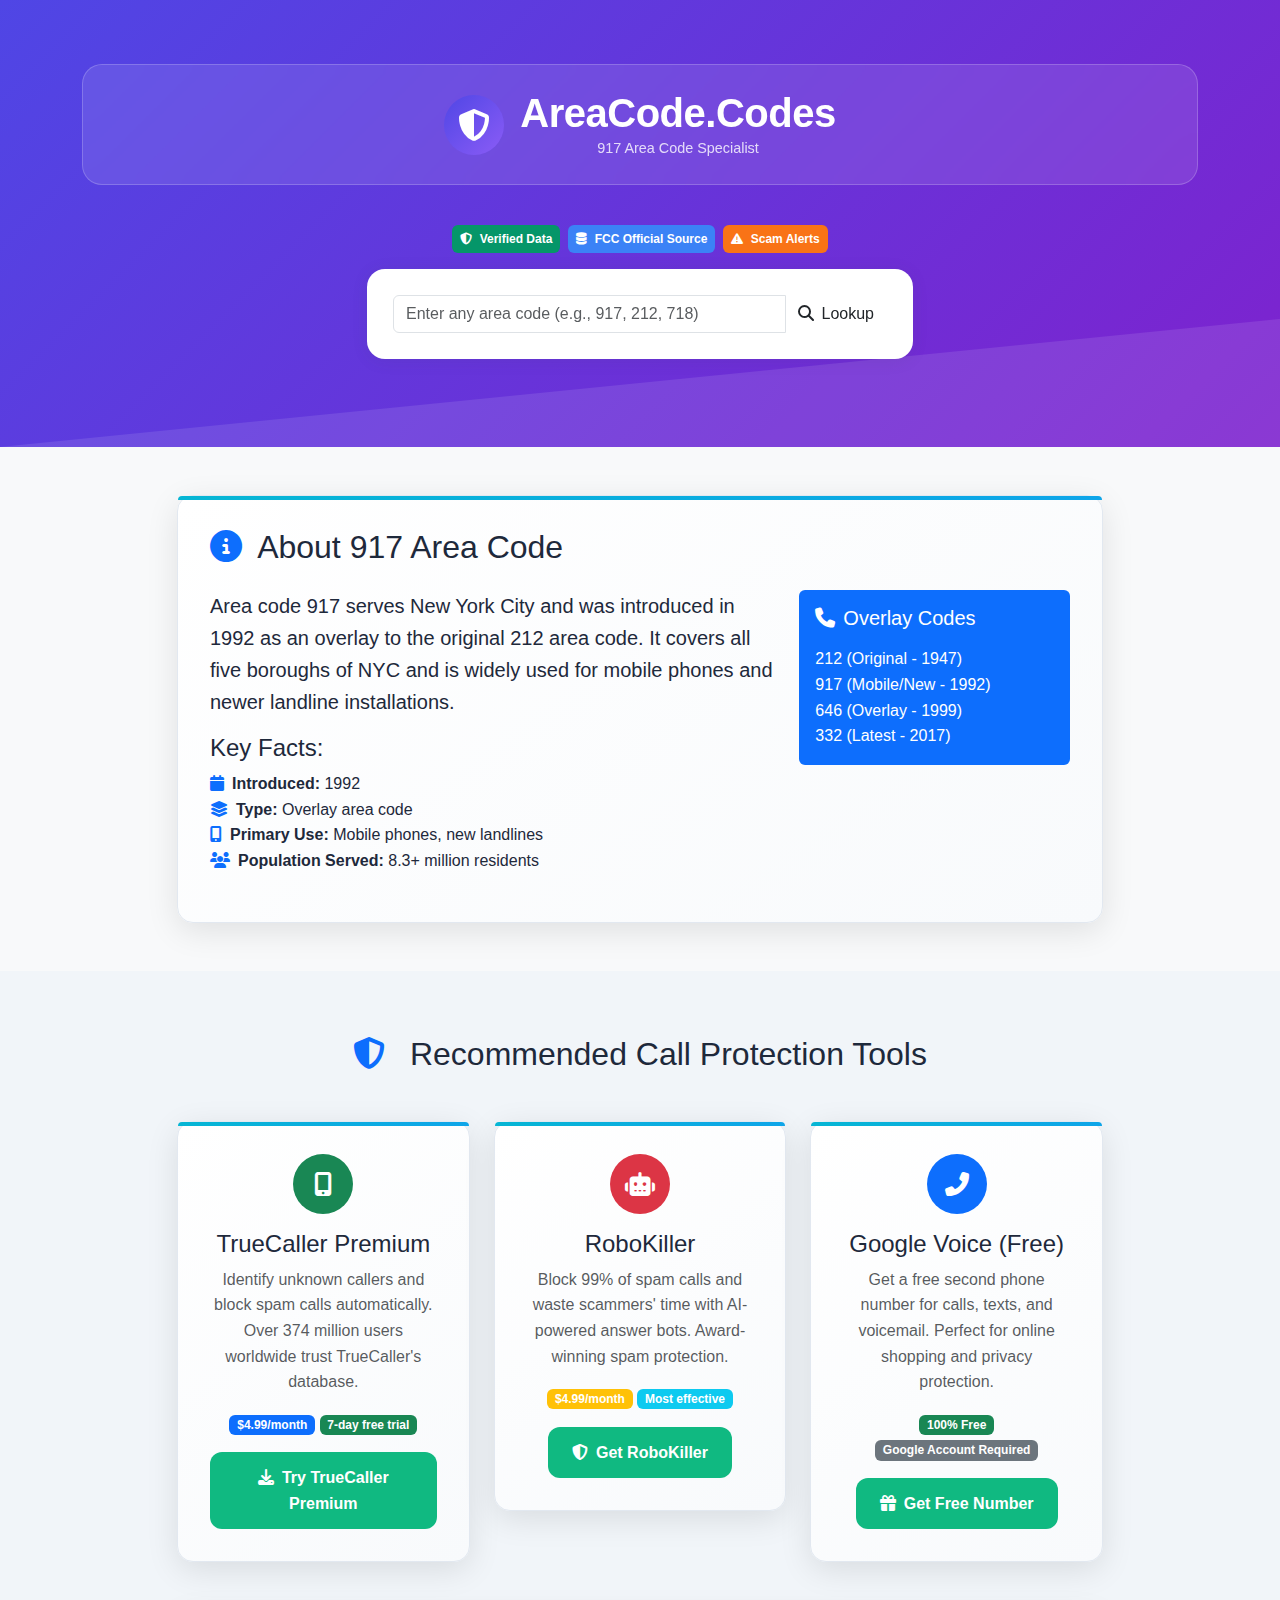
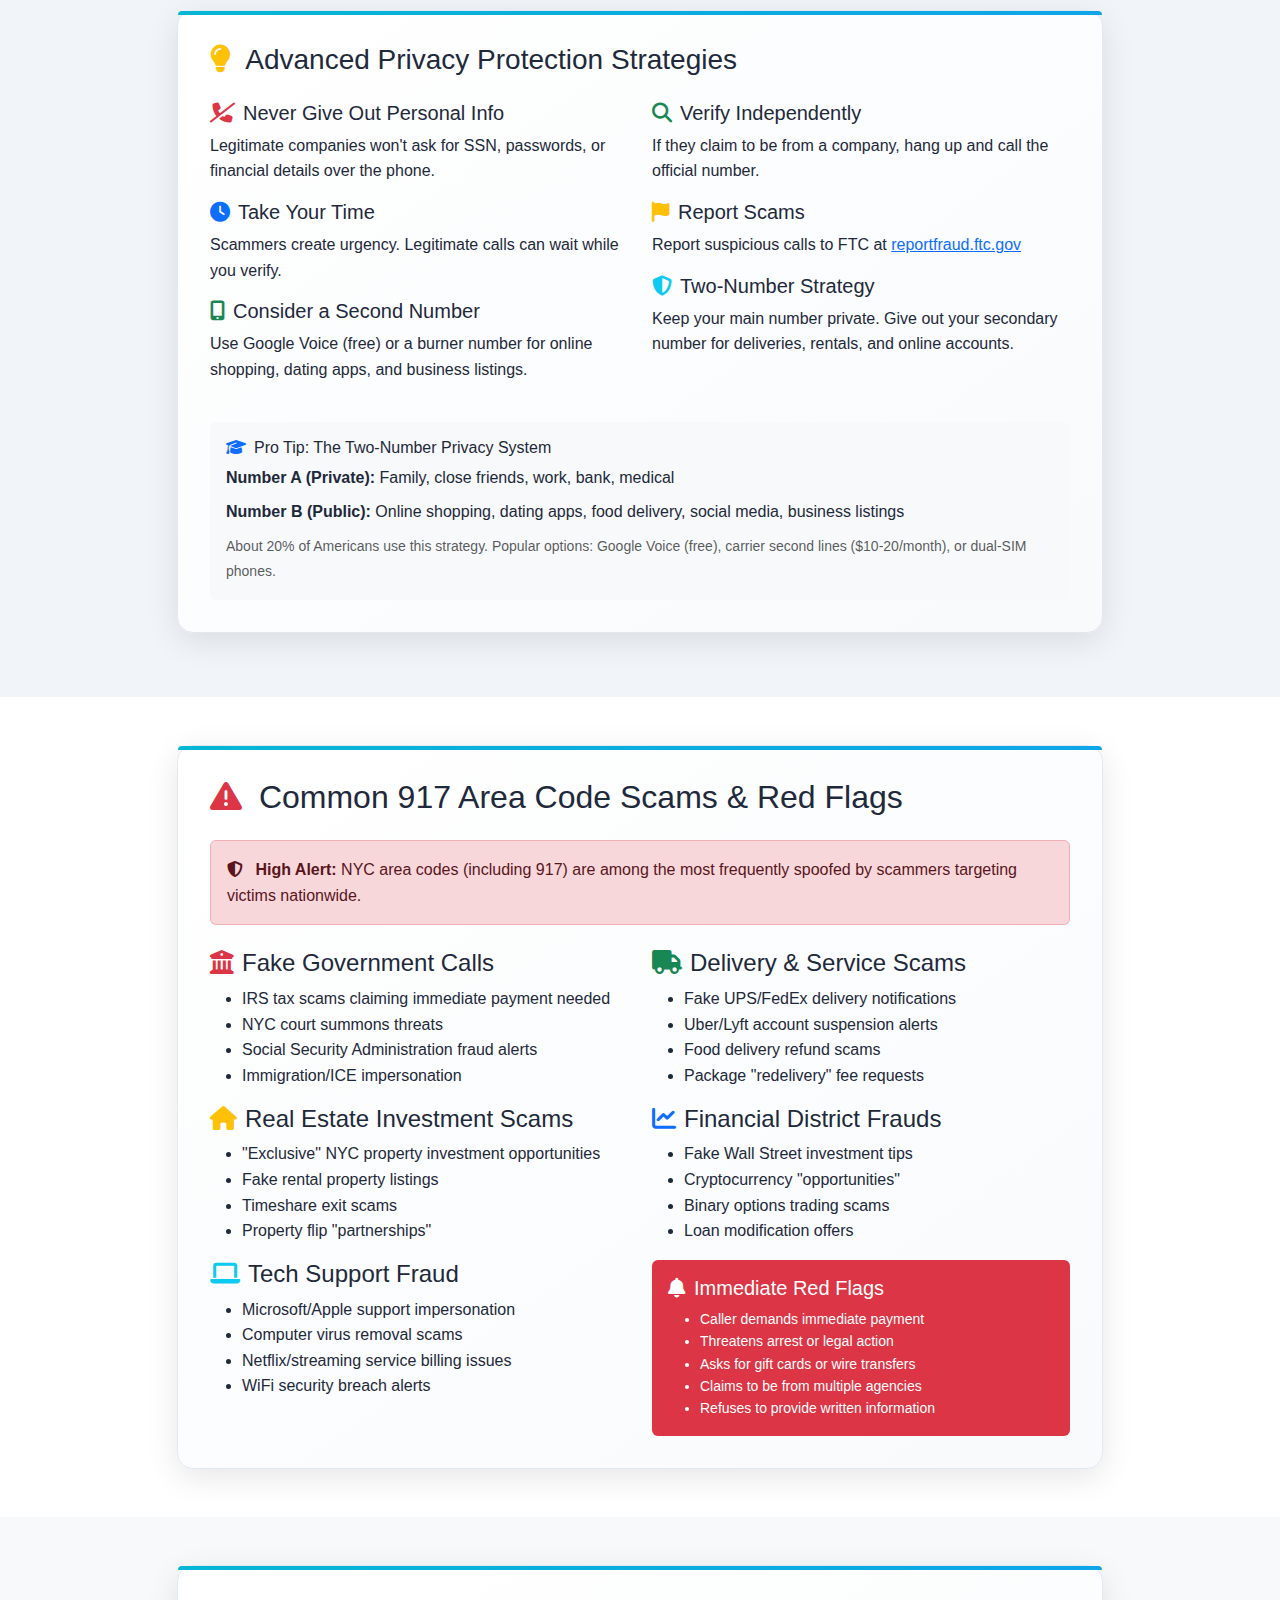
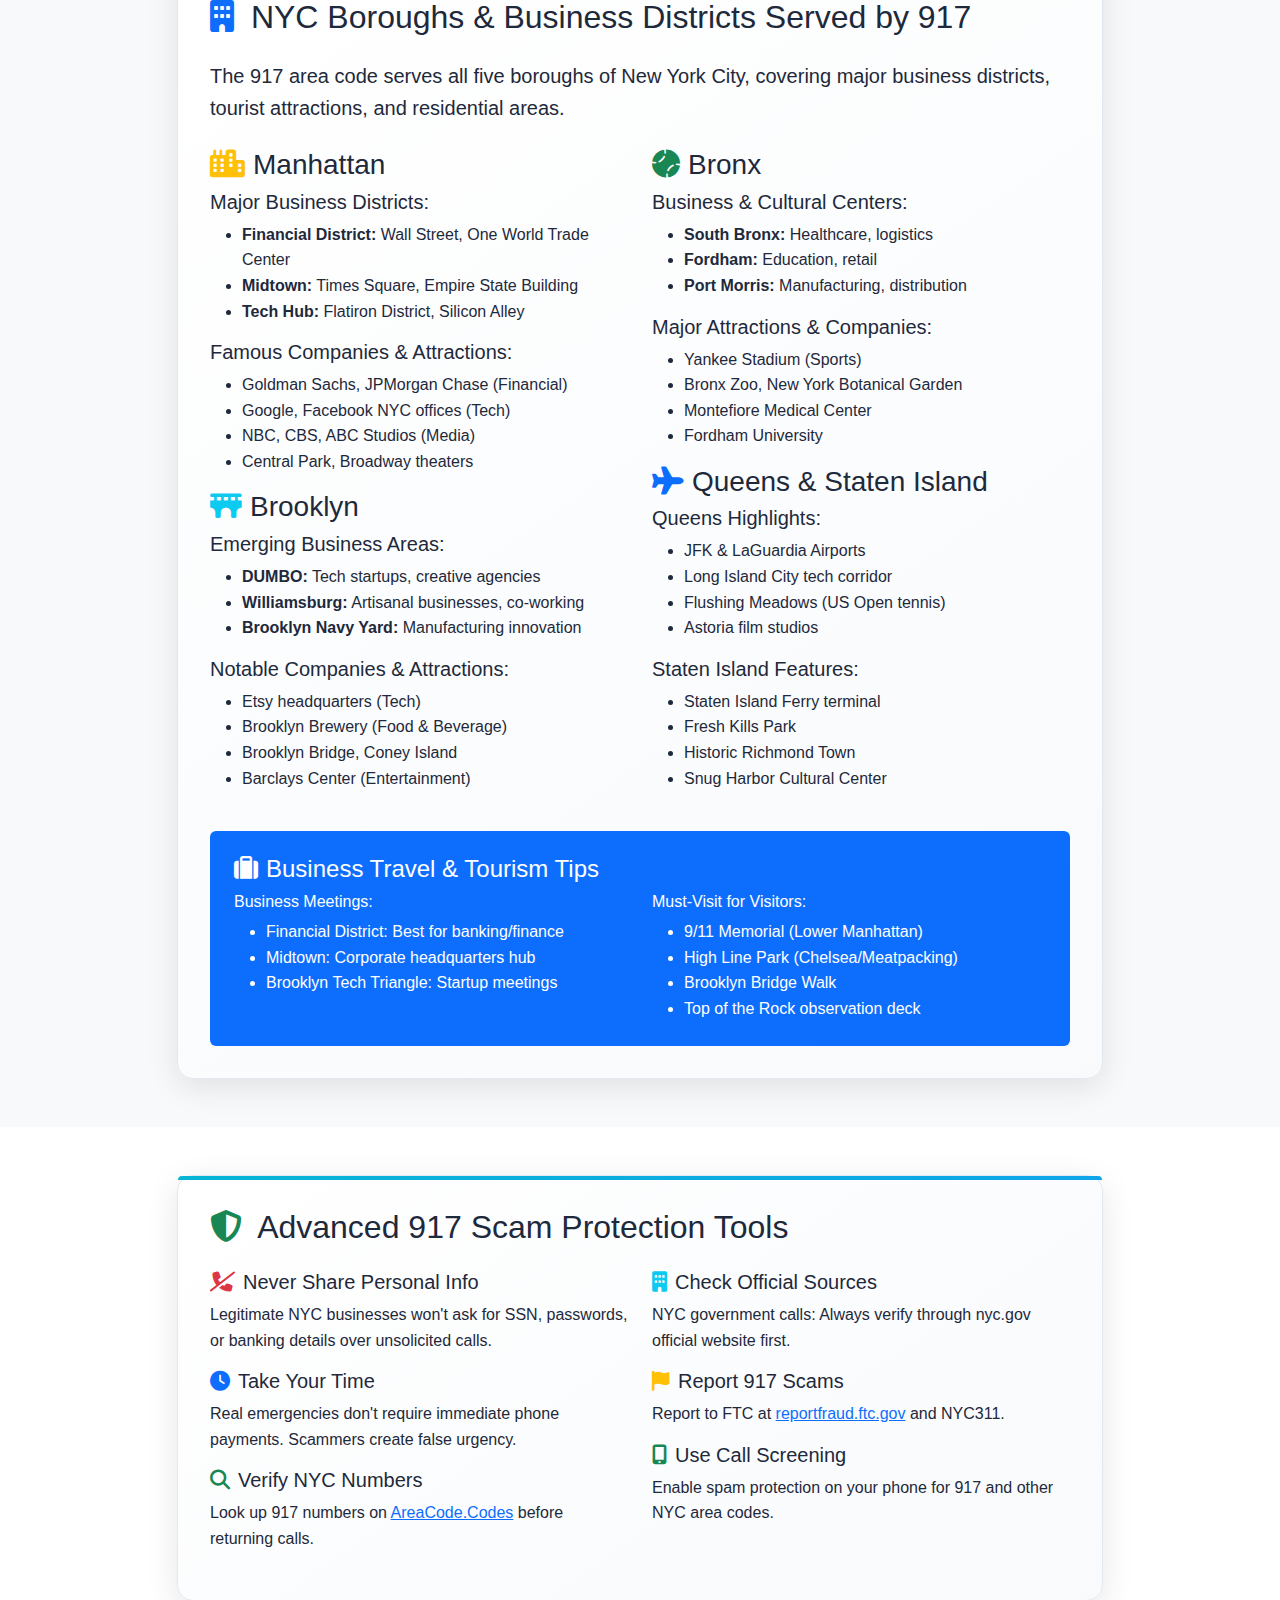
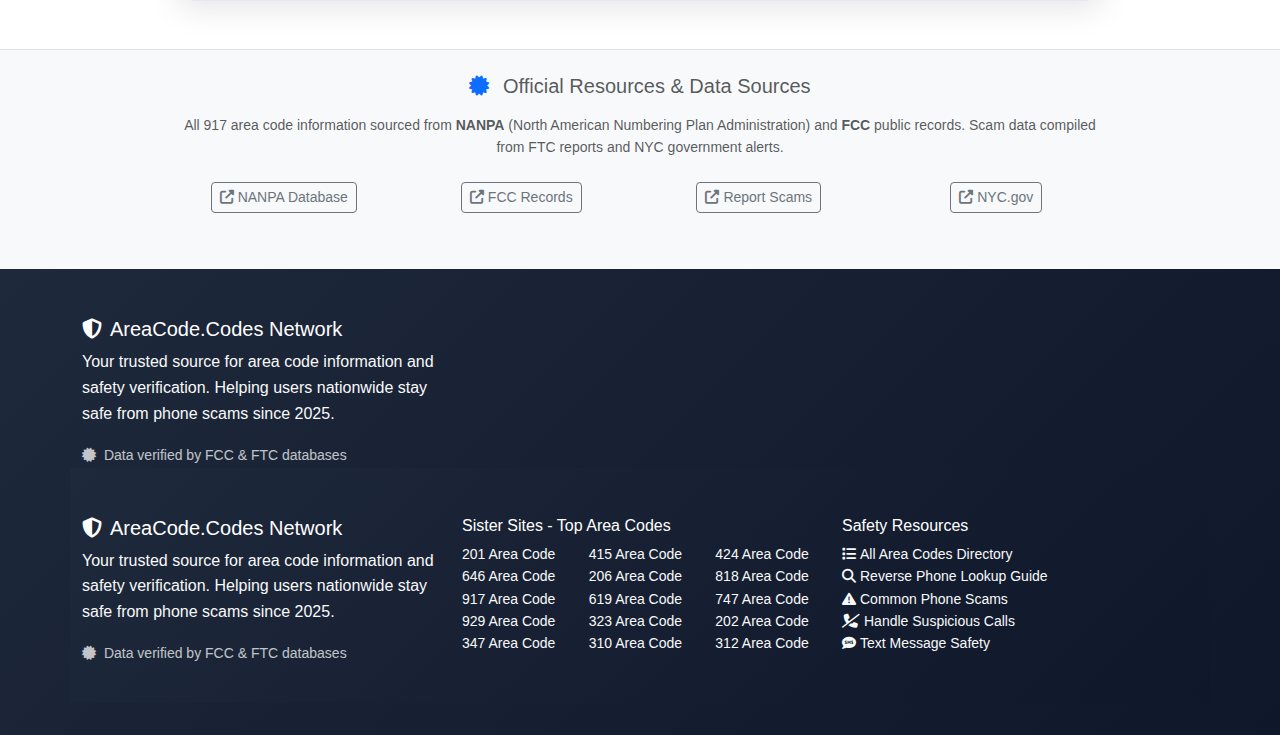
<file: index.html>
<!DOCTYPE html>
<html lang="en">
<head>
    <meta charset="UTF-8">
    <meta name="viewport" content="width=device-width, initial-scale=1.0">
    <title>917 Area Code: NYC Scam Protection & Location Guide |Safe or Scam?</title>
    <meta name="description" content="Complete 917 area code guide covering NYC boroughs. Identify 917 scam calls, verify legitimate numbers, and explore Manhattan, Brooklyn, Bronx attractions and business districts.">
    <meta name="keywords" content="917 area code, area code 917, 917 area code scam, NYC area code, Manhattan area code, Brooklyn area code, 917 scam calls, New York phone numbers">
    <link rel="icon" type="image/x-icon" href="favicon.ico">
    <link href="https://cdn.jsdelivr.net/npm/bootstrap@5.3.0/dist/css/bootstrap.min.css" rel="stylesheet">
    <link href="https://cdnjs.cloudflare.com/ajax/libs/font-awesome/6.4.0/css/all.min.css" rel="stylesheet">
    <link rel="preload" href="areacodes.css" as="style" onload="this.onload=null;this.rel='stylesheet'">
    <link rel="canonical" href="https://917areacode.org/">
    <script type="application/ld+json">
    {
      "@context": "https://schema.org",
      "@type": "WebSite",
      "name": "917 Area Code Guide",
      "url": "https://917areacode.org/",
      "description": "Complete 917 area code guide covering NYC boroughs. Identify 917 scam calls, verify legitimate numbers, and explore Manhattan, Brooklyn, Bronx attractions.",
      "potentialAction": {
        "@type": "SearchAction",
        "target": "https://areacode.codes/{search_term_string}.html",
        "query-input": "required name=search_term_string"
      }
    }
    </script>
    <script async src="https://www.googletagmanager.com/gtag/js?id=G-X1Z87CE3NE"></script>
    <script>
    window.dataLayer = window.dataLayer || [];
    function gtag(){dataLayer.push(arguments);}
    gtag('js', new Date());

    gtag('config', 'G-X1Z87CE3NE');
    </script>
</head>
<body>
     <!-- Hero Section with Big Search Box -->
     <section class="hero-section">
        <div class="container">
            <div class="row justify-content-center text-center mb-4">
                <div class="col-lg-12">
                    <div class="brand-logo mb-3">
                        <div class="logo-container d-flex align-items-center justify-content-center">
                            <div class="logo-icon" style="background: linear-gradient(135deg, #4f46e5, #8b5cf6);">
                                <i class="fas fa-shield-alt"></i>
                            </div>
                            <div class="logo-text ms-3">
                                <div class="logo-main mb-0">
                                    <h1 class="text-white text-decoration-none mb-0" style="font-weight:bold; font-size: 2.5rem;">
                                        <a href="https://areacode.codes" class="text-white text-decoration-none">AreaCode.Codes</a>
                                    </h1>
                                </div>
                                <p class="logo-sub mb-0">917 Area Code Specialist</p>
                            </div>
                        </div>
                    </div>
                </div>
            </div>
            <div class="row justify-content-center mb-3">
                <div class="col-lg-10 d-flex justify-content-center">
                    <div class="badge bg-success me-2 p-2" style="background-color: #059669 !important;"><i class="fas fa-shield-alt me-1"></i> Verified Data</div>
                    <div class="badge bg-primary me-2 p-2" style="background-color: #3b82f6 !important;"><i class="fas fa-database me-1"></i> FCC Official Source</div>
                    <div class="badge bg-warning p-2" style="background-color: #f97316 !important; color: white;"><i class="fas fa-exclamation-triangle me-1"></i> Scam Alerts</div>
                </div>
            </div>
            <!-- Search Box -->
            <div class="row justify-content-center">
                <div class="col-lg-8 col-xl-6">
                    <div class="hero-info-card p-4 mb-4" style="background: #fff; border-radius: 18px; box-shadow: 0 2px 16px 0 rgba(60,72,88,.10);">
                        <div class="input-group hero-input-group">
                            <input type="text" 
                                   id="areaCodeInput" 
                                   class="form-control hero-input" 
                                   placeholder="Enter any area code (e.g., 917, 212, 718)" 
                                   maxlength="3"
                                   autocomplete="off">
                            <button class="btn hero-btn" type="button" onclick="searchAreaCode()">
                                <i class="fas fa-search me-2"></i>Lookup
                            </button>
                        </div>
                        <div id="errorMessage" class="text-danger mt-2" style="display: none;">
                            <i class="fas fa-exclamation-triangle me-1"></i>
                            <span id="errorText"></span>
                        </div>
                    </div>
                </div>
            </div>
        </div>
    </section>

        <!-- 917 Area Code Overview Section -->
        <section class="py-5 bg-light">
            <div class="container">
                <div class="row justify-content-center">
                    <div class="col-lg-10">
                        <div class="info-card">
                            <h2 class="mb-4">
                                <i class="fas fa-info-circle text-primary me-2"></i>
                                About 917 Area Code
                            </h2>
                            <div class="row">
                                <div class="col-md-8">
                                    <p class="lead">Area code 917 serves New York City and was introduced in 1992 as an overlay to the original 212 area code. It covers all five boroughs of NYC and is widely used for mobile phones and newer landline installations.</p>
                                    
                                    <h4>Key Facts:</h4>
                                    <ul class="list-unstyled">
                                        <li><i class="fas fa-calendar text-primary me-2"></i><strong>Introduced:</strong> 1992</li>
                                        <li><i class="fas fa-layer-group text-primary me-2"></i><strong>Type:</strong> Overlay area code</li>
                                        <li><i class="fas fa-mobile-alt text-primary me-2"></i><strong>Primary Use:</strong> Mobile phones, new landlines</li>
                                        <li><i class="fas fa-users text-primary me-2"></i><strong>Population Served:</strong> 8.3+ million residents</li>
                                    </ul>
                                </div>
                                <div class="col-md-4">
                                    <div class="bg-primary text-white p-3 rounded">
                                        <h5 class="mb-3"><i class="fas fa-phone me-2"></i>Overlay Codes</h5>
                                        <ul class="list-unstyled mb-0">
                                            <li>212 (Original - 1947)</li>
                                            <li>917 (Mobile/New - 1992)</li>
                                            <li>646 (Overlay - 1999)</li>
                                            <li>332 (Latest - 2017)</li>
                                        </ul>
                                    </div>
                                </div>
                            </div>
                        </div>
                    </div>
                </div>
            </div>
        </section>

    <!-- Protection Tools Section -->
    <section class="feature-section" id="protection-tools">
        <div class="container">
            <div class="row justify-content-center">
                <div class="col-lg-10">
                    <h2 class="text-center mb-5">
                        <i class="fas fa-shield-alt text-primary me-3"></i>
                        Recommended Call Protection Tools
                    </h2>
                    <div class="row g-4">
                        <div class="col-md-4">
                            <div class="info-card text-center">
                                <div class="icon-badge bg-success mx-auto">
                                    <i class="fas fa-mobile-alt"></i>
                                </div>
                                <h4>TrueCaller Premium</h4>
                                <p class="text-muted">Identify unknown callers and block spam calls automatically. Over 374 million users worldwide trust TrueCaller's database.</p>
                                <div class="mb-2">
                                    <span class="badge bg-primary">$4.99/month</span>
                                    <span class="badge bg-success">7-day free trial</span>
                                </div>
                                <div class="mt-3">
                                    <a href="http://bit.ly/4llN5Fl" target="_blank" class="cta-button" onclick="trackAffiliateClick('truecaller')">
                                        <i class="fas fa-download me-2"></i>Try TrueCaller Premium
                                    </a>
                                </div>
                            </div>
                        </div>
                        <div class="col-md-4">
                            <div class="info-card text-center">
                                <div class="icon-badge bg-danger mx-auto">
                                    <i class="fas fa-robot"></i>
                                </div>
                                <h4>RoboKiller</h4>
                                <p class="text-muted">Block 99% of spam calls and waste scammers' time with AI-powered answer bots. Award-winning spam protection.</p>
                                <div class="mb-2">
                                    <span class="badge bg-warning">$4.99/month</span>
                                    <span class="badge bg-info">Most effective</span>
                                </div>
                                <div class="mt-3">
                                    <a href="http://bit.ly/4oufwn4" target="_blank" class="cta-button" onclick="trackAffiliateClick('robokiller')">
                                        <i class="fas fa-shield-alt me-2"></i>Get RoboKiller
                                    </a>
                                </div>
                            </div>
                        </div>
                        <div class="col-md-4">
                            <div class="info-card text-center">
                                <div class="icon-badge bg-primary mx-auto">
                                    <i class="fas fa-phone-alt"></i>
                                </div>
                                <h4>Google Voice (Free)</h4>
                                <p class="text-muted">Get a free second phone number for calls, texts, and voicemail. Perfect for online shopping and privacy protection.</p>
                                <div class="mb-2">
                                    <span class="badge bg-success">100% Free</span>
                                    <span class="badge bg-secondary">Google Account Required</span>
                                </div>
                                <div class="mt-3">
                                    <a href="https://voice.google.com" target="_blank" class="cta-button" onclick="trackAffiliateClick('google-voice')">
                                        <i class="fas fa-gift me-2"></i>Get Free Number
                                    </a>
                                </div>
                            </div>
                        </div>
                    </div>
                    
                    <!-- Additional Tips -->
                    <div class="info-card mt-5">
                        <h3 class="mb-4">
                            <i class="fas fa-lightbulb text-warning me-2"></i>
                            Advanced Privacy Protection Strategies
                        </h3>
                        <div class="row">
                            <div class="col-md-6">
                                <h5><i class="fas fa-phone-slash text-danger me-2"></i>Never Give Out Personal Info</h5>
                                <p>Legitimate companies won't ask for SSN, passwords, or financial details over the phone.</p>
                                
                                <h5><i class="fas fa-clock text-primary me-2"></i>Take Your Time</h5>
                                <p>Scammers create urgency. Legitimate calls can wait while you verify.</p>
                                
                                <h5><i class="fas fa-mobile-alt text-success me-2"></i>Consider a Second Number</h5>
                                <p>Use Google Voice (free) or a burner number for online shopping, dating apps, and business listings.</p>
                            </div>
                            <div class="col-md-6">
                                <h5><i class="fas fa-search text-success me-2"></i>Verify Independently</h5>
                                <p>If they claim to be from a company, hang up and call the official number.</p>
                                
                                <h5><i class="fas fa-flag text-warning me-2"></i>Report Scams</h5>
                                <p>Report suspicious calls to FTC at <a href="https://reportfraud.ftc.gov" target="_blank">reportfraud.ftc.gov</a></p>
                                
                                <h5><i class="fas fa-shield-alt text-info me-2"></i>Two-Number Strategy</h5>
                                <p>Keep your main number private. Give out your secondary number for deliveries, rentals, and online accounts.</p>
                            </div>
                        </div>
                        
                        <!-- Two-Number Strategy Details -->
                        <div class="mt-4 p-3 bg-light rounded">
                            <h6><i class="fas fa-graduation-cap text-primary me-2"></i>Pro Tip: The Two-Number Privacy System</h6>
                            <p class="mb-2"><strong>Number A (Private):</strong> Family, close friends, work, bank, medical</p>
                            <p class="mb-2"><strong>Number B (Public):</strong> Online shopping, dating apps, food delivery, social media, business listings</p>
                            <p class="mb-0"><small class="text-muted">About 20% of Americans use this strategy. Popular options: Google Voice (free), carrier second lines ($10-20/month), or dual-SIM phones.</small></p>
                        </div>
                    </div>
                </div>
            </div>
        </div>
    </section>




    <!-- Common 917 Scams Section -->
    <section class="py-5" id="scam-protection">
        <div class="container">
            <div class="row justify-content-center">
                <div class="col-lg-10">
                    <div class="info-card">
                        <h2 class="mb-4">
                            <i class="fas fa-exclamation-triangle text-danger me-2"></i>
                            Common 917 Area Code Scams & Red Flags
                        </h2>
                        <div class="alert alert-danger mb-4">
                            <i class="fas fa-shield-alt me-2"></i>
                            <strong>High Alert:</strong> NYC area codes (including 917) are among the most frequently spoofed by scammers targeting victims nationwide.
                        </div>
                        
                        <div class="row">
                            <div class="col-md-6">
                                <h4><i class="fas fa-university text-danger me-2"></i>Fake Government Calls</h4>
                                <ul>
                                    <li>IRS tax scams claiming immediate payment needed</li>
                                    <li>NYC court summons threats</li>
                                    <li>Social Security Administration fraud alerts</li>
                                    <li>Immigration/ICE impersonation</li>
                                </ul>

                                <h4><i class="fas fa-home text-warning me-2"></i>Real Estate Investment Scams</h4>
                                <ul>
                                    <li>"Exclusive" NYC property investment opportunities</li>
                                    <li>Fake rental property listings</li>
                                    <li>Timeshare exit scams</li>
                                    <li>Property flip "partnerships"</li>
                                </ul>

                                <h4><i class="fas fa-laptop text-info me-2"></i>Tech Support Fraud</h4>
                                <ul>
                                    <li>Microsoft/Apple support impersonation</li>
                                    <li>Computer virus removal scams</li>
                                    <li>Netflix/streaming service billing issues</li>
                                    <li>WiFi security breach alerts</li>
                                </ul>
                            </div>
                            <div class="col-md-6">
                                <h4><i class="fas fa-truck text-success me-2"></i>Delivery & Service Scams</h4>
                                <ul>
                                    <li>Fake UPS/FedEx delivery notifications</li>
                                    <li>Uber/Lyft account suspension alerts</li>
                                    <li>Food delivery refund scams</li>
                                    <li>Package "redelivery" fee requests</li>
                                </ul>

                                <h4><i class="fas fa-chart-line text-primary me-2"></i>Financial District Frauds</h4>
                                <ul>
                                    <li>Fake Wall Street investment tips</li>
                                    <li>Cryptocurrency "opportunities"</li>
                                    <li>Binary options trading scams</li>
                                    <li>Loan modification offers</li>
                                </ul>

                                <div class="bg-danger text-white p-3 rounded mt-3">
                                    <h5><i class="fas fa-bell me-2"></i>Immediate Red Flags</h5>
                                    <ul class="mb-0 small">
                                        <li>Caller demands immediate payment</li>
                                        <li>Threatens arrest or legal action</li>
                                        <li>Asks for gift cards or wire transfers</li>
                                        <li>Claims to be from multiple agencies</li>
                                        <li>Refuses to provide written information</li>
                                    </ul>
                                </div>
                            </div>
                        </div>
                    </div>
                </div>
            </div>
        </div>
    </section>

    <!-- NYC Boroughs & Business Section -->
    <section class="py-5 bg-light">
        <div class="container">
            <div class="row justify-content-center">
                <div class="col-lg-10">
                    <div class="info-card">
                        <h2 class="mb-4">
                            <i class="fas fa-building text-primary me-2"></i>
                            NYC Boroughs & Business Districts Served by 917
                        </h2>
                        <p class="lead mb-4">The 917 area code serves all five boroughs of New York City, covering major business districts, tourist attractions, and residential areas.</p>
                        
                        <div class="row">
                            <div class="col-lg-6">
                                <h3><i class="fas fa-city text-warning me-2"></i>Manhattan</h3>
                                <h5>Major Business Districts:</h5>
                                <ul>
                                    <li><strong>Financial District:</strong> Wall Street, One World Trade Center</li>
                                    <li><strong>Midtown:</strong> Times Square, Empire State Building</li>
                                    <li><strong>Tech Hub:</strong> Flatiron District, Silicon Alley</li>
                                </ul>
                                <h5>Famous Companies & Attractions:</h5>
                                <ul>
                                    <li>Goldman Sachs, JPMorgan Chase (Financial)</li>
                                    <li>Google, Facebook NYC offices (Tech)</li>
                                    <li>NBC, CBS, ABC Studios (Media)</li>
                                    <li>Central Park, Broadway theaters</li>
                                </ul>

                                <h3><i class="fas fa-bridge text-info me-2"></i>Brooklyn</h3>
                                <h5>Emerging Business Areas:</h5>
                                <ul>
                                    <li><strong>DUMBO:</strong> Tech startups, creative agencies</li>
                                    <li><strong>Williamsburg:</strong> Artisanal businesses, co-working</li>
                                    <li><strong>Brooklyn Navy Yard:</strong> Manufacturing innovation</li>
                                </ul>
                                <h5>Notable Companies & Attractions:</h5>
                                <ul>
                                    <li>Etsy headquarters (Tech)</li>
                                    <li>Brooklyn Brewery (Food & Beverage)</li>
                                    <li>Brooklyn Bridge, Coney Island</li>
                                    <li>Barclays Center (Entertainment)</li>
                                </ul>
                            </div>
                            <div class="col-lg-6">
                                <h3><i class="fas fa-baseball-ball text-success me-2"></i>Bronx</h3>
                                <h5>Business & Cultural Centers:</h5>
                                <ul>
                                    <li><strong>South Bronx:</strong> Healthcare, logistics</li>
                                    <li><strong>Fordham:</strong> Education, retail</li>
                                    <li><strong>Port Morris:</strong> Manufacturing, distribution</li>
                                </ul>
                                <h5>Major Attractions & Companies:</h5>
                                <ul>
                                    <li>Yankee Stadium (Sports)</li>
                                    <li>Bronx Zoo, New York Botanical Garden</li>
                                    <li>Montefiore Medical Center</li>
                                    <li>Fordham University</li>
                                </ul>

                                <h3><i class="fas fa-plane text-primary me-2"></i>Queens & Staten Island</h3>
                                <h5>Queens Highlights:</h5>
                                <ul>
                                    <li>JFK & LaGuardia Airports</li>
                                    <li>Long Island City tech corridor</li>
                                    <li>Flushing Meadows (US Open tennis)</li>
                                    <li>Astoria film studios</li>
                                </ul>
                                <h5>Staten Island Features:</h5>
                                <ul>
                                    <li>Staten Island Ferry terminal</li>
                                    <li>Fresh Kills Park</li>
                                    <li>Historic Richmond Town</li>
                                    <li>Snug Harbor Cultural Center</li>
                                </ul>
                            </div>
                        </div>

                        <div class="mt-4 p-4 bg-primary text-white rounded">
                            <h4><i class="fas fa-suitcase me-2"></i>Business Travel & Tourism Tips</h4>
                            <div class="row">
                                <div class="col-md-6">
                                    <h6>Business Meetings:</h6>
                                    <ul class="mb-3">
                                        <li>Financial District: Best for banking/finance</li>
                                        <li>Midtown: Corporate headquarters hub</li>
                                        <li>Brooklyn Tech Triangle: Startup meetings</li>
                                    </ul>
                                </div>
                                <div class="col-md-6">
                                    <h6>Must-Visit for Visitors:</h6>
                                    <ul class="mb-0">
                                        <li>9/11 Memorial (Lower Manhattan)</li>
                                        <li>High Line Park (Chelsea/Meatpacking)</li>
                                        <li>Brooklyn Bridge Walk</li>
                                        <li>Top of the Rock observation deck</li>
                                    </ul>
                                </div>
                            </div>
                        </div>
                    </div>
                </div>
            </div>
        </div>
    </section>

    <!-- Protection Tools Section -->
    <section class="py-5" id="protection-tools">
        <div class="container">
            <div class="row justify-content-center">
                <div class="col-lg-10">
                    <div class="info-card">
                        <h2 class="mb-4">
                            <i class="fas fa-shield-alt text-success me-2"></i>
                            Advanced 917 Scam Protection Tools
                        </h2>
                        <div class="row">
                            <div class="col-md-6">
                                <h5><i class="fas fa-phone-slash text-danger me-2"></i>Never Share Personal Info</h5>
                                <p>Legitimate NYC businesses won't ask for SSN, passwords, or banking details over unsolicited calls.</p>
                                
                                <h5><i class="fas fa-clock text-primary me-2"></i>Take Your Time</h5>
                                <p>Real emergencies don't require immediate phone payments. Scammers create false urgency.</p>
                                
                                <h5><i class="fas fa-search text-success me-2"></i>Verify NYC Numbers</h5>
                                <p>Look up 917 numbers on <a href="https://areacode.codes/917.html" target="_blank">AreaCode.Codes</a> before returning calls.</p>
                            </div>
                            <div class="col-md-6">
                                <h5><i class="fas fa-building text-info me-2"></i>Check Official Sources</h5>
                                <p>NYC government calls: Always verify through nyc.gov official website first.</p>
                                
                                <h5><i class="fas fa-flag text-warning me-2"></i>Report 917 Scams</h5>
                                <p>Report to FTC at <a href="https://reportfraud.ftc.gov" target="_blank">reportfraud.ftc.gov</a> and NYC311.</p>
                                
                                <h5><i class="fas fa-mobile-alt text-success me-2"></i>Use Call Screening</h5>
                                <p>Enable spam protection on your phone for 917 and other NYC area codes.</p>
                            </div>
                        </div>
                    </div>
                </div>
            </div>
        </div>
    </section>

    <!-- Government & Authority Links Section -->
    <section class="py-4 bg-light border-top">
        <div class="container">
            <div class="row justify-content-center">
                <div class="col-lg-10">
                    <div class="text-center mb-4">
                        <h3 class="h5 text-muted mb-3">
                            <i class="fas fa-certificate text-primary me-2"></i>
                            Official Resources & Data Sources
                        </h3>
                        <p class="small text-muted mb-4">
                            All 917 area code information sourced from <strong>NANPA</strong> (North American Numbering Plan Administration) and <strong>FCC</strong> public records. Scam data compiled from FTC reports and NYC government alerts.
                        </p>
                        <div class="row text-center">
                            <div class="col-md-3 mb-2">
                                <a href="https://www.nanpa.com/" target="_blank" class="btn btn-outline-secondary btn-sm">
                                    <i class="fas fa-external-link-alt me-1"></i>NANPA Database
                                </a>
                            </div>
                            <div class="col-md-3 mb-2">
                                <a href="https://www.fcc.gov/" target="_blank" class="btn btn-outline-secondary btn-sm">
                                    <i class="fas fa-external-link-alt me-1"></i>FCC Records
                                </a>
                            </div>
                            <div class="col-md-3 mb-2">
                                <a href="https://reportfraud.ftc.gov/" target="_blank" class="btn btn-outline-secondary btn-sm">
                                    <i class="fas fa-external-link-alt me-1"></i>Report Scams
                                </a>
                            </div>
                            <div class="col-md-3 mb-2">
                                <a href="https://www1.nyc.gov/" target="_blank" class="btn btn-outline-secondary btn-sm">
                                    <i class="fas fa-external-link-alt me-1"></i>NYC.gov
                                </a>
                            </div>
                        </div>
                    </div>
                </div>
            </div>
        </div>
    </section>

    <!-- Footer -->
    <footer class="footer">
        <div class="container">
            <div class="row">
                <div class="col-md-4">
                    <h5><i class="fas fa-shield-alt me-2"></i>AreaCode.Codes Network</h5>
                    <p class="text-light">Your trusted source for area code information and safety verification. Helping users nationwide stay safe from phone scams since 2025.</p>
                    <div class="mt-3">
                        <small class="text-light opacity-75">
                            <i class="fas fa-certificate me-1"></i>
                            Data verified by FCC & FTC databases
                        </small>
                    </div>
                </div>

    <!-- Footer -->
    <footer class="footer">
        <div class="container">
            <div class="row">
                <div class="col-md-4">
                    <h5><i class="fas fa-shield-alt me-2"></i>AreaCode.Codes Network</h5>
                    <p class="text-light">Your trusted source for area code information and safety verification. Helping users nationwide stay safe from phone scams since 2025.</p>
                    <div class="mt-3">
                        <small class="text-light opacity-75">
                            <i class="fas fa-certificate me-1"></i>
                            Data verified by FCC & FTC databases
                        </small>
                    </div>
                </div>

                <!-- Sister Sites section temporarily disabled to prevent 404 errors -->
                <div class="col-md-4">
                    <h6>Sister Sites - Top Area Codes</h6>
                    <div class="row">
                        <div class="col-4">
                            <ul class="list-unstyled small">
                                <li><a href="https://213area.codes" class="text-light text-decoration-none">201 Area Code</a></li>
                                <li><a href="https://646area.codes" class="text-light text-decoration-none">646 Area Code</a></li>
                                <li><a href="https://917areacode.org" class="text-light text-decoration-none">917 Area Code</a></li>
                                <li><a href="https://929areacode.net" class="text-light text-decoration-none">929 Area Code</a></li>
                                <li><a href="https://347area.codes" class="text-light text-decoration-none">347 Area Code</a></li>
                            </ul>
                        </div>
                        <div class="col-4">
                            <ul class="list-unstyled small">
                                <li><a href="https://areacode.codes/415.html" class="text-light text-decoration-none">415 Area Code</a></li>
                                <li><a href="https://areacode.codes/206.html" class="text-light text-decoration-none">206 Area Code</a></li>
                                <li><a href="https://areacode.codes/619.html" class="text-light text-decoration-none">619 Area Code</a></li>
                                <li><a href="https://areacode.codes/323.html" class="text-light text-decoration-none">323 Area Code</a></li>
                                <li><a href="https://areacode.codes/310.html" class="text-light text-decoration-none">310 Area Code</a></li>
                            </ul>
                        </div>
                        <div class="col-4">
                            <ul class="list-unstyled small">
                                <li><a href="https://424.areacode.codes" class="text-light text-decoration-none">424 Area Code</a></li>
                                <li><a href="https://818.areacode.codes" class="text-light text-decoration-none">818 Area Code</a></li>
                                <li><a href="https://747.areacode.codes" class="text-light text-decoration-none">747 Area Code</a></li>
                                <li><a href="https://202.areacode.codes" class="text-light text-decoration-none">202 Area Code</a></li>
                                <li><a href="https://312.areacode.codes" class="text-light text-decoration-none">312 Area Code</a></li>
                            </ul>
                        </div>
                    </div>
                </div>

                <!-- Safety Resources section -->
                <div class="col-md-4">
                    <h6>Safety Resources</h6>
                    <ul class="list-unstyled small">
                        <li><a href="https://areacode.codes/allareacodelist.html" class="text-light text-decoration-none">
                            <i class="fas fa-list me-1"></i>All Area Codes Directory
                        </a></li>
                        <li><a href="https://areacode.codes/reverse-phone-lookup-guide.html" class="text-light text-decoration-none">
                            <i class="fas fa-search me-1"></i>Reverse Phone Lookup Guide
                        </a></li>
                        <li><a href="https://areacode.codes/phone-scam-types-guide.html" class="text-light text-decoration-none">
                            <i class="fas fa-exclamation-triangle me-1"></i>Common Phone Scams
                        </a></li>
                        <li><a href="https://areacode.codes/suspicious-calls-guide.html" class="text-light text-decoration-none">
                            <i class="fas fa-phone-slash me-1"></i>Handle Suspicious Calls
                        </a></li>
                        <li><a href="https://areacode.codes/text-message-safety-guide.html" class="text-light text-decoration-none">
                            <i class="fas fa-sms me-1"></i>Text Message Safety
                        </a></li>
                    </ul>
                </div>
            </div>
        </div>
    </footer>


    <!-- JavaScript -->
    <script src="https://cdn.jsdelivr.net/npm/bootstrap@5.3.0/dist/js/bootstrap.bundle.min.js"></script>
    <script>
        // Valid North American area codes
        const validAreaCodes = [
            '201', '202', '203', '204', '205', '206', '207', '208', '209', '210',
            '212', '213', '214', '215', '216', '217', '218', '219', '220', '224',
            '225', '226', '227', '228', '229', '231', '234', '236', '239', '240',
            '242', '246', '248', '249', '250', '251', '252', '253', '254', '256',
            '260', '262', '263', '264', '267', '268', '269', '270', '272', '274',
            '276', '281', '283', '284', '289', '301', '302', '303', '304', '305',
            '306', '307', '308', '309', '310', '312', '313', '314', '315', '316',
            '317', '318', '319', '320', '321', '323', '325', '326', '327', '330',
            '331', '332', '334', '336', '337', '339', '340', '341', '343', '345',
            '346', '347', '351', '352', '360', '361', '364', '365', '367', '368',
            '380', '382', '385', '386', '401', '402', '403', '404', '405', '406',
            '407', '408', '409', '410', '412', '413', '414', '415', '416', '417',
            '418', '419', '423', '424', '425', '428', '430', '431', '432', '434',
            '435', '437', '438', '440', '441', '442', '443', '445', '447', '448',
            '450', '458', '463', '464', '468', '469', '470', '472', '473', '474',
            '475', '478', '479', '480', '484', '501', '502', '503', '504', '505',
            '506', '507', '508', '509', '510', '512', '513', '514', '515', '516',
            '517', '518', '519', '520', '530', '531', '534', '539', '540', '541',
            '548', '551', '559', '561', '562', '563', '564', '567', '570', '571',
            '572', '573', '574', '575', '579', '580', '581', '582', '584', '585',
            '586', '587', '588', '601', '602', '603', '604', '605', '606', '607',
            '608', '609', '610', '612', '613', '614', '615', '616', '617', '618',
            '619', '620', '623', '626', '628', '629', '630', '631', '636', '639',
            '641', '646', '647', '649', '650', '651', '657', '658', '659', '660',
            '661', '662', '664', '667', '669', '670', '671', '672', '678', '679',
            '680', '681', '682', '683', '684', '689', '701', '702', '703', '704',
            '705', '706', '707', '708', '709', '712', '713', '714', '715', '716',
            '717', '718', '719', '720', '721', '724', '725', '727', '731', '732',
            '734', '737', '740', '743', '747', '754', '757', '758', '760', '762',
            '763', '764', '765', '767', '769', '770', '772', '773', '774', '775',
            '778', '779', '780', '781', '782', '784', '785', '786', '787', '801',
            '802', '803', '804', '805', '806', '807', '808', '809', '810', '812',
            '813', '814', '815', '816', '817', '818', '819', '820', '825', '826',
            '828', '829', '830', '831', '832', '843', '845', '847', '848', '849',
            '850', '854', '856', '857', '858', '859', '860', '862', '863', '864',
            '865', '867', '868', '869', '870', '872', '873', '876', '878', '901',
            '902', '903', '904', '905', '906', '907', '908', '909', '910', '912',
            '913', '914', '915', '916', '917', '918', '919', '920', '925', '928',
            '929', '930', '931', '934', '936', '937', '938', '939', '940', '941',
            '947', '949', '951', '952', '954', '956', '959', '970', '971', '972',
            '973', '975', '978', '979', '980', '984', '985', '986', '989'
        ];

        function searchAreaCode() {
            const input = document.getElementById('areaCodeInput').value.trim();
            const errorDiv = document.getElementById('errorMessage');
            const errorText = document.getElementById('errorText');
            
            // Hide previous error
            errorDiv.style.display = 'none';
            
            if (!input) {
                showError('Please enter an area code');
                return;
            }
            
            if (!/^\d{3}$/.test(input)) {
                showError('Please enter a valid 3-digit area code (e.g., 917)');
                return;
            }
            
            if (!validAreaCodes.includes(input)) {
                showError(`Area code ${input} is not a valid North American area code`);
                return;
            }
            
            // Redirect to main site
            window.location.href = `https://areacode.codes/${input}.html`;
        }
        
        function showError(message) {
            const errorDiv = document.getElementById('errorMessage');
            const errorText = document.getElementById('errorText');
            errorText.textContent = message;
            errorDiv.style.display = 'block';
        }
        
        // Handle Enter key
        document.getElementById('areaCodeInput').addEventListener('keypress', function(e) {
            if (e.key === 'Enter') {
                searchAreaCode();
            }
        });
        
        // Update local time
        function updateLocalTime() {
            const now = new Date();
            const options = {
                timeZone: 'America/New_York',
                hour: 'numeric',
                minute: '2-digit',
                hour12: true
            };
            const timeString = now.toLocaleTimeString('en-US', options);
            document.getElementById('heroLocalTime').textContent = timeString;
        }
        
        // Update time immediately and then every minute
        updateLocalTime();
        setInterval(updateLocalTime, 60000);
    </script>
</body>
</html>
</file>
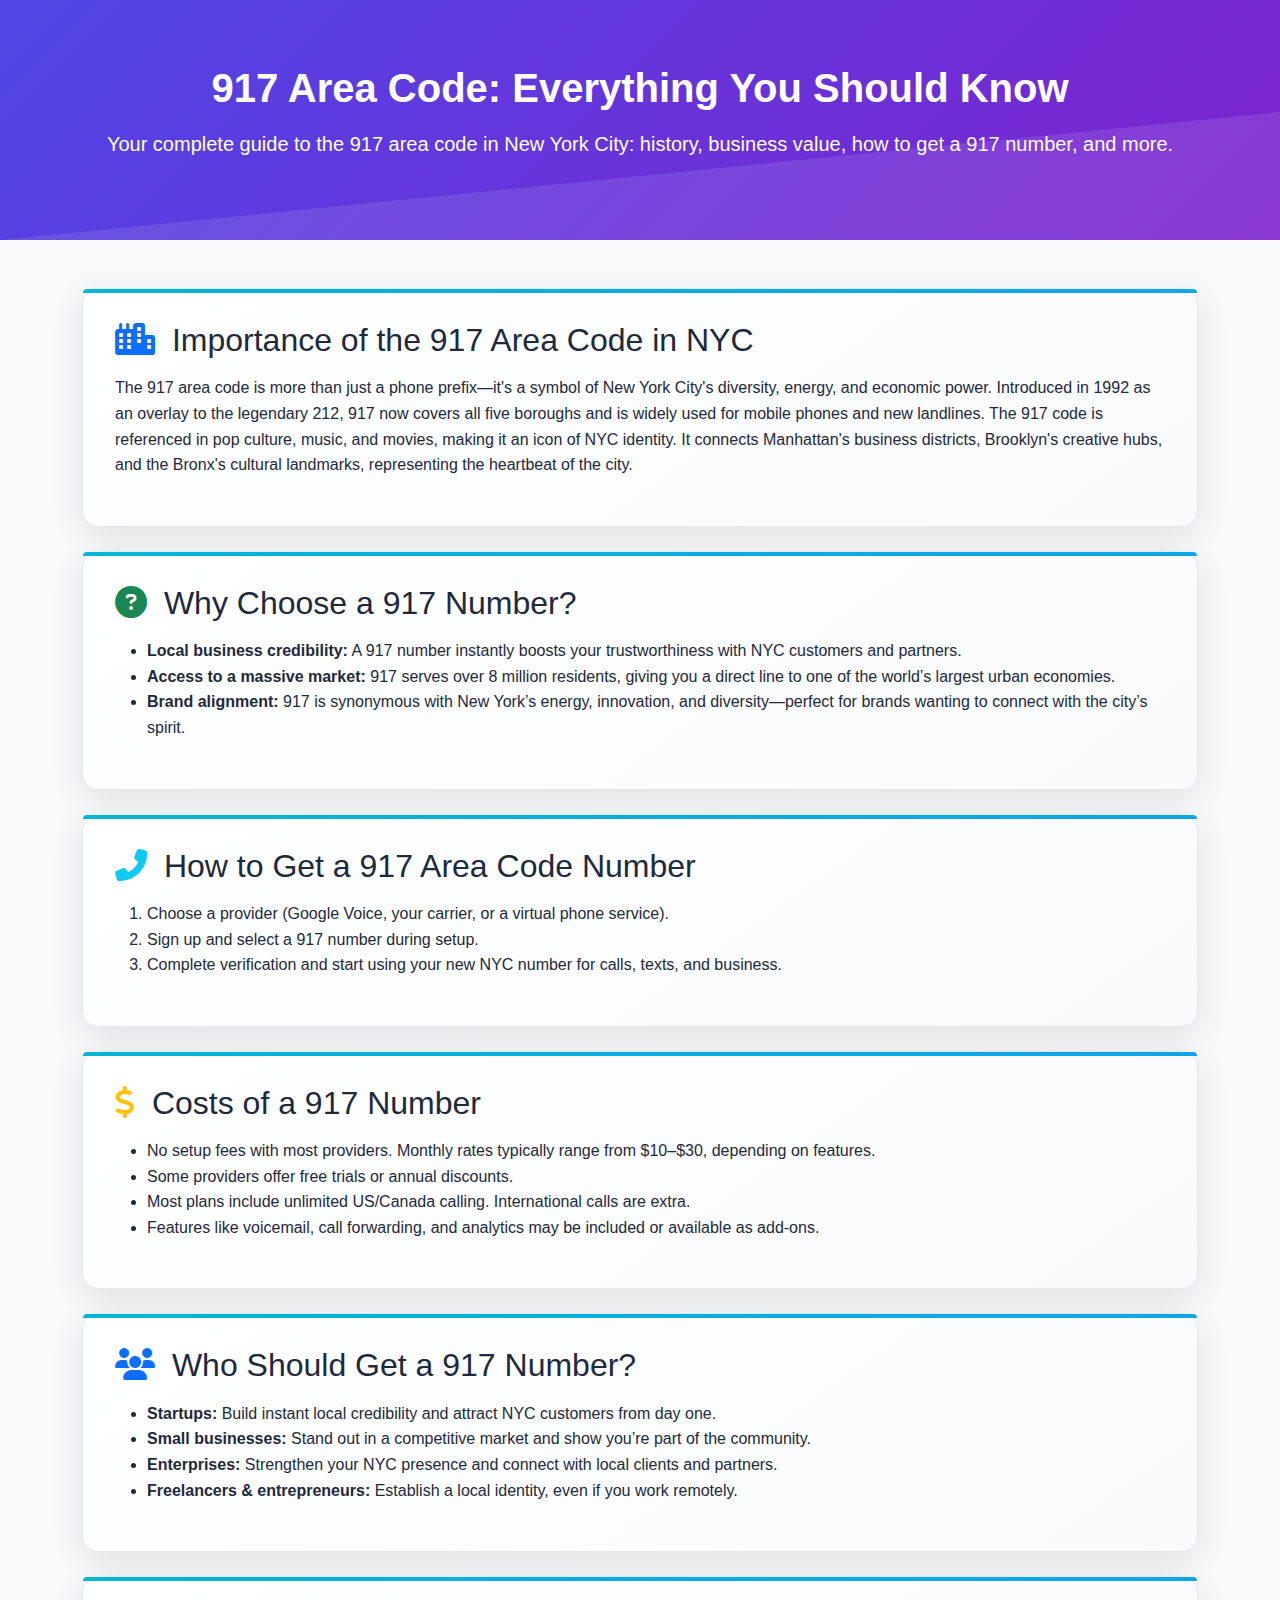
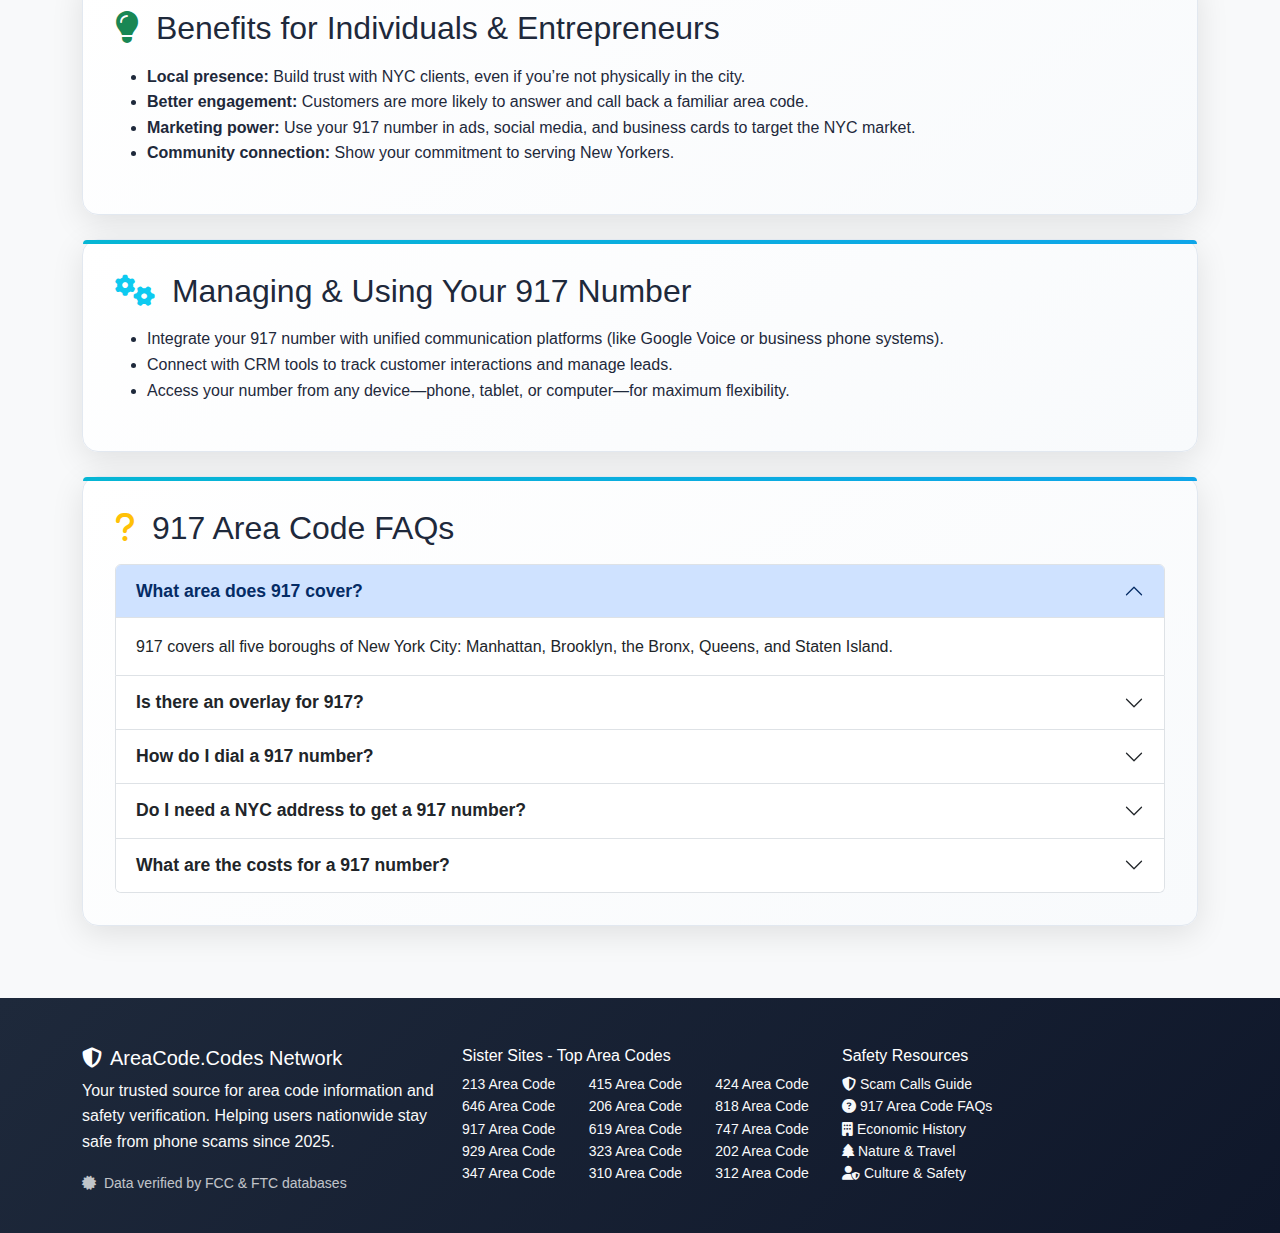
<file: 917-area-code-FAQs.html>
<!DOCTYPE html>
<html lang="en">
<head>
    <meta charset="UTF-8">
    <meta name="viewport" content="width=device-width, initial-scale=1.0">
    <title>917 Area Code: Everything You Should Know | NYC Guide & FAQs</title>
    <meta name="description" content="Comprehensive guide to the 917 area code: history, business benefits, how to get a 917 number, costs, and FAQs. Learn why 917 is iconic for New York City.">
    <meta name="keywords" content="917 area code, NYC area code, get 917 number, 917 area code FAQ, New York phone number, 917 business, 917 overlay, 917 vs 212">
    <link rel="icon" type="image/x-icon" href="favicon.ico">
    <link href="https://cdn.jsdelivr.net/npm/bootstrap@5.3.0/dist/css/bootstrap.min.css" rel="stylesheet">
    <link href="https://cdnjs.cloudflare.com/ajax/libs/font-awesome/6.4.0/css/all.min.css" rel="stylesheet">
    <link rel="preload" href="areacodes.css" as="style" onload="this.onload=null;this.rel='stylesheet'">
</head>
<body>
    <section class="hero-section text-center">
        <div class="container">
            <h1 class="mb-3" style="font-weight:bold; font-size:2.5rem;">917 Area Code: Everything You Should Know</h1>
            <p class="lead">Your complete guide to the 917 area code in New York City: history, business value, how to get a 917 number, and more.</p>
        </div>
    </section>
    <section class="py-5 bg-light">
        <div class="container">
            <div class="info-card mb-4">
                <h2 class="mb-3"><i class="fas fa-city text-primary me-2"></i> Importance of the 917 Area Code in NYC</h2>
                <p>The 917 area code is more than just a phone prefix—it's a symbol of New York City's diversity, energy, and economic power. Introduced in 1992 as an overlay to the legendary 212, 917 now covers all five boroughs and is widely used for mobile phones and new landlines. The 917 code is referenced in pop culture, music, and movies, making it an icon of NYC identity. It connects Manhattan's business districts, Brooklyn's creative hubs, and the Bronx's cultural landmarks, representing the heartbeat of the city.</p>
            </div>
            <div class="info-card mb-4">
                <h2 class="mb-3"><i class="fas fa-question-circle text-success me-2"></i> Why Choose a 917 Number?</h2>
                <ul>
                    <li><strong>Local business credibility:</strong> A 917 number instantly boosts your trustworthiness with NYC customers and partners.</li>
                    <li><strong>Access to a massive market:</strong> 917 serves over 8 million residents, giving you a direct line to one of the world’s largest urban economies.</li>
                    <li><strong>Brand alignment:</strong> 917 is synonymous with New York’s energy, innovation, and diversity—perfect for brands wanting to connect with the city’s spirit.</li>
                </ul>
            </div>
            <div class="info-card mb-4">
                <h2 class="mb-3"><i class="fas fa-phone-alt text-info me-2"></i> How to Get a 917 Area Code Number</h2>
                <ol>
                    <li>Choose a provider (Google Voice, your carrier, or a virtual phone service).</li>
                    <li>Sign up and select a 917 number during setup.</li>
                    <li>Complete verification and start using your new NYC number for calls, texts, and business.</li>
                </ol>
            </div>
            <div class="info-card mb-4">
                <h2 class="mb-3"><i class="fas fa-dollar-sign text-warning me-2"></i> Costs of a 917 Number</h2>
                <ul>
                    <li>No setup fees with most providers. Monthly rates typically range from $10–$30, depending on features.</li>
                    <li>Some providers offer free trials or annual discounts.</li>
                    <li>Most plans include unlimited US/Canada calling. International calls are extra.</li>
                    <li>Features like voicemail, call forwarding, and analytics may be included or available as add-ons.</li>
                </ul>
            </div>
            <div class="info-card mb-4">
                <h2 class="mb-3"><i class="fas fa-users text-primary me-2"></i> Who Should Get a 917 Number?</h2>
                <ul>
                    <li><strong>Startups:</strong> Build instant local credibility and attract NYC customers from day one.</li>
                    <li><strong>Small businesses:</strong> Stand out in a competitive market and show you’re part of the community.</li>
                    <li><strong>Enterprises:</strong> Strengthen your NYC presence and connect with local clients and partners.</li>
                    <li><strong>Freelancers & entrepreneurs:</strong> Establish a local identity, even if you work remotely.</li>
                </ul>
            </div>
            <div class="info-card mb-4">
                <h2 class="mb-3"><i class="fas fa-lightbulb text-success me-2"></i> Benefits for Individuals & Entrepreneurs</h2>
                <ul>
                    <li><strong>Local presence:</strong> Build trust with NYC clients, even if you’re not physically in the city.</li>
                    <li><strong>Better engagement:</strong> Customers are more likely to answer and call back a familiar area code.</li>
                    <li><strong>Marketing power:</strong> Use your 917 number in ads, social media, and business cards to target the NYC market.</li>
                    <li><strong>Community connection:</strong> Show your commitment to serving New Yorkers.</li>
                </ul>
            </div>
            <div class="info-card mb-4">
                <h2 class="mb-3"><i class="fas fa-cogs text-info me-2"></i> Managing & Using Your 917 Number</h2>
                <ul>
                    <li>Integrate your 917 number with unified communication platforms (like Google Voice or business phone systems).</li>
                    <li>Connect with CRM tools to track customer interactions and manage leads.</li>
                    <li>Access your number from any device—phone, tablet, or computer—for maximum flexibility.</li>
                </ul>
            </div>
            <div class="info-card mb-4">
                <h2 class="mb-3"><i class="fas fa-question text-warning me-2"></i> 917 Area Code FAQs</h2>
                <div class="accordion" id="faqAccordion">
                    <div class="accordion-item">
                        <h2 class="accordion-header" id="faq1">
                            <button class="accordion-button" type="button" data-bs-toggle="collapse" data-bs-target="#collapse1" aria-expanded="true" aria-controls="collapse1">
                                What area does 917 cover?
                            </button>
                        </h2>
                        <div id="collapse1" class="accordion-collapse collapse show" aria-labelledby="faq1" data-bs-parent="#faqAccordion">
                            <div class="accordion-body">
                                917 covers all five boroughs of New York City: Manhattan, Brooklyn, the Bronx, Queens, and Staten Island.
                            </div>
                        </div>
                    </div>
                    <div class="accordion-item">
                        <h2 class="accordion-header" id="faq2">
                            <button class="accordion-button collapsed" type="button" data-bs-toggle="collapse" data-bs-target="#collapse2" aria-expanded="false" aria-controls="collapse2">
                                Is there an overlay for 917?
                            </button>
                        </h2>
                        <div id="collapse2" class="accordion-collapse collapse" aria-labelledby="faq2" data-bs-parent="#faqAccordion">
                            <div class="accordion-body">
                                Yes, 646 and 332 are overlays for 917, serving the same NYC region and ensuring enough numbers for everyone.
                            </div>
                        </div>
                    </div>
                    <div class="accordion-item">
                        <h2 class="accordion-header" id="faq3">
                            <button class="accordion-button collapsed" type="button" data-bs-toggle="collapse" data-bs-target="#collapse3" aria-expanded="false" aria-controls="collapse3">
                                How do I dial a 917 number?
                            </button>
                        </h2>
                        <div id="collapse3" class="accordion-collapse collapse" aria-labelledby="faq3" data-bs-parent="#faqAccordion">
                            <div class="accordion-body">
                                For local NYC calls, dial the 7-digit number. From outside NYC, use 1-917-XXX-XXXX. Internationally, dial +1 917 XXX XXXX.
                            </div>
                        </div>
                    </div>
                    <div class="accordion-item">
                        <h2 class="accordion-header" id="faq4">
                            <button class="accordion-button collapsed" type="button" data-bs-toggle="collapse" data-bs-target="#collapse4" aria-expanded="false" aria-controls="collapse4">
                                Do I need a NYC address to get a 917 number?
                            </button>
                        </h2>
                        <div id="collapse4" class="accordion-collapse collapse" aria-labelledby="faq4" data-bs-parent="#faqAccordion">
                            <div class="accordion-body">
                                No, most providers let you get a 917 number no matter where you live or work.
                            </div>
                        </div>
                    </div>
                    <div class="accordion-item">
                        <h2 class="accordion-header" id="faq5">
                            <button class="accordion-button collapsed" type="button" data-bs-toggle="collapse" data-bs-target="#collapse5" aria-expanded="false" aria-controls="collapse5">
                                What are the costs for a 917 number?
                            </button>
                        </h2>
                        <div id="collapse5" class="accordion-collapse collapse" aria-labelledby="faq5" data-bs-parent="#faqAccordion">
                            <div class="accordion-body">
                                Costs vary by provider and plan, but expect to pay $10–$30/month. Some features may cost extra.
                            </div>
                        </div>
                    </div>
                </div>
            </div>
        </div>
    </section>

    <!-- Footer -->
    <footer class="footer">
        <div class="container">
            <div class="row">
                <div class="col-md-4">
                    <h5><i class="fas fa-shield-alt me-2"></i>AreaCode.Codes Network</h5>
                    <p class="text-light">Your trusted source for area code information and safety verification. Helping users nationwide stay safe from phone scams since 2025.</p>
                    <div class="mt-3">
                        <small class="text-light opacity-75">
                            <i class="fas fa-certificate me-1"></i>
                            Data verified by FCC & FTC databases
                        </small>
                    </div>
                </div>

                <!-- Sister Sites section temporarily disabled to prevent 404 errors -->
                <div class="col-md-4">
                    <h6>Sister Sites - Top Area Codes</h6>
                    <div class="row">
                        <div class="col-4">
                            <ul class="list-unstyled small">
                                <li><a href="https://213area.codes" class="text-light text-decoration-none">213 Area Code</a></li>
                                <li><a href="https://646area.codes" class="text-light text-decoration-none">646 Area Code</a></li>
                                <li><a href="https://917areacode.org" class="text-light text-decoration-none">917 Area Code</a></li>
                                <li><a href="https://929areacode.net" class="text-light text-decoration-none">929 Area Code</a></li>
                                <li><a href="https://347area.codes" class="text-light text-decoration-none">347 Area Code</a></li>
                            </ul>
                        </div>
                        <div class="col-4">
                            <ul class="list-unstyled small">
                                <li><a href="https://areacode.codes/415.html" class="text-light text-decoration-none">415 Area Code</a></li>
                                <li><a href="https://areacode.codes/206.html" class="text-light text-decoration-none">206 Area Code</a></li>
                                <li><a href="https://areacode.codes/619.html" class="text-light text-decoration-none">619 Area Code</a></li>
                                <li><a href="https://areacode.codes/323.html" class="text-light text-decoration-none">323 Area Code</a></li>
                                <li><a href="https://areacode.codes/310.html" class="text-light text-decoration-none">310 Area Code</a></li>
                            </ul>
                        </div>
                        <div class="col-4">
                            <ul class="list-unstyled small">
                                <li><a href="https://424.areacode.codes" class="text-light text-decoration-none">424 Area Code</a></li>
                                <li><a href="https://818.areacode.codes" class="text-light text-decoration-none">818 Area Code</a></li>
                                <li><a href="https://747.areacode.codes" class="text-light text-decoration-none">747 Area Code</a></li>
                                <li><a href="https://202.areacode.codes" class="text-light text-decoration-none">202 Area Code</a></li>
                                <li><a href="https://312.areacode.codes" class="text-light text-decoration-none">312 Area Code</a></li>
                            </ul>
                        </div>
                    </div>
                </div>

                <!-- Safety Resources section -->
                <div class="col-md-4">
                    <h6>Safety Resources</h6>
                    <ul class="list-unstyled small">
                        <li><a href="http://917areacode.org/917-scam-calls-protection-guide.html" class="text-light text-decoration-none"><i class="fas fa-shield-alt me-1"></i>Scam Calls Guide</a></li>
                        <li><a href="http://917areacode.org/917-area-code-FAQs.html" class="text-light text-decoration-none"><i class="fas fa-question-circle me-1"></i>917 Area Code FAQs</a></li>
                        <li><a href="http://917areacode.org/917-area-code-economic-history.html" class="text-light text-decoration-none"><i class="fas fa-building me-1"></i>Economic History</a></li>
                        <li><a href="http://917areacode.org/917-area-code-nature-travel-guide.html" class="text-light text-decoration-none"><i class="fas fa-tree me-1"></i>Nature & Travel</a></li>
                        <li><a href="http://917areacode.org/917-area-code-culture-safety-guide.html" class="text-light text-decoration-none"><i class="fas fa-user-shield me-1"></i>Culture & Safety</a></li>
                    </ul>
                </div>
            </div>
        </div>
    </footer>
    <script src="https://cdn.jsdelivr.net/npm/bootstrap@5.3.0/dist/js/bootstrap.bundle.min.js"></script>
</body>
</html>
</file>
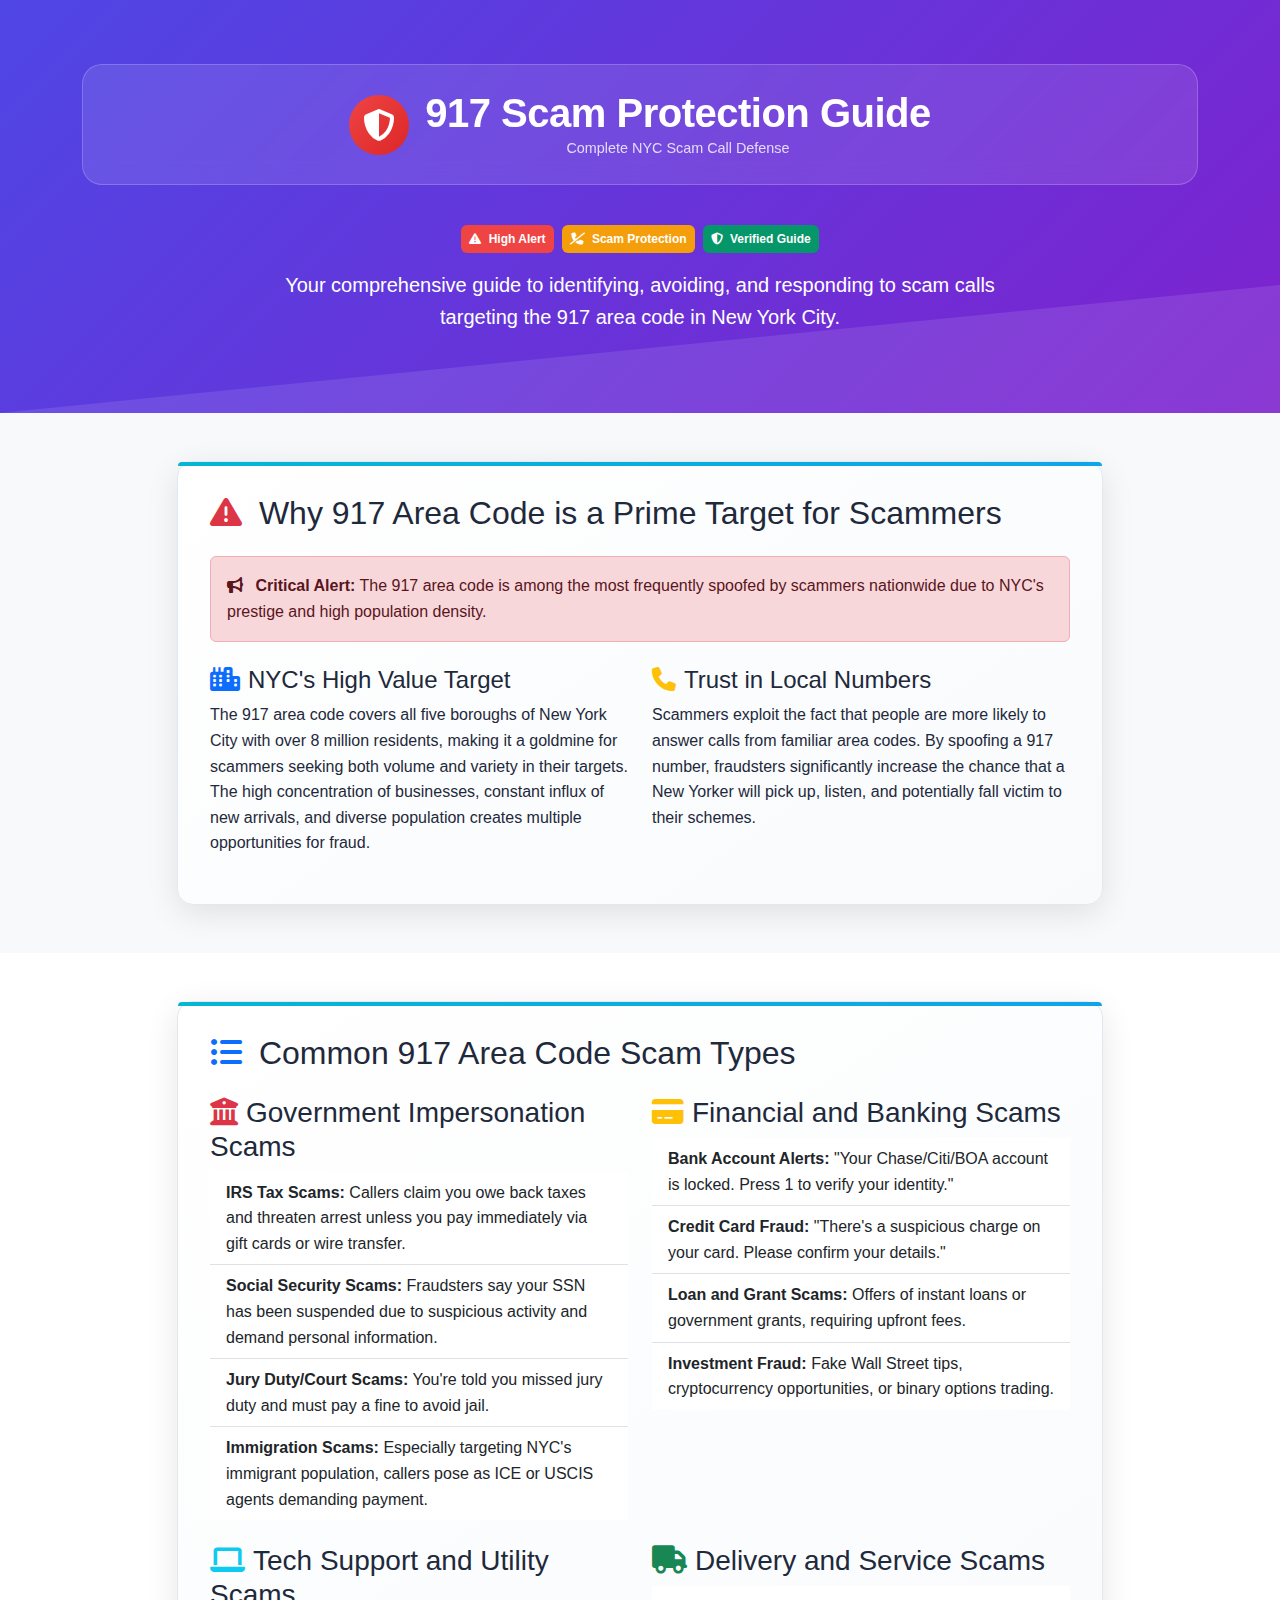
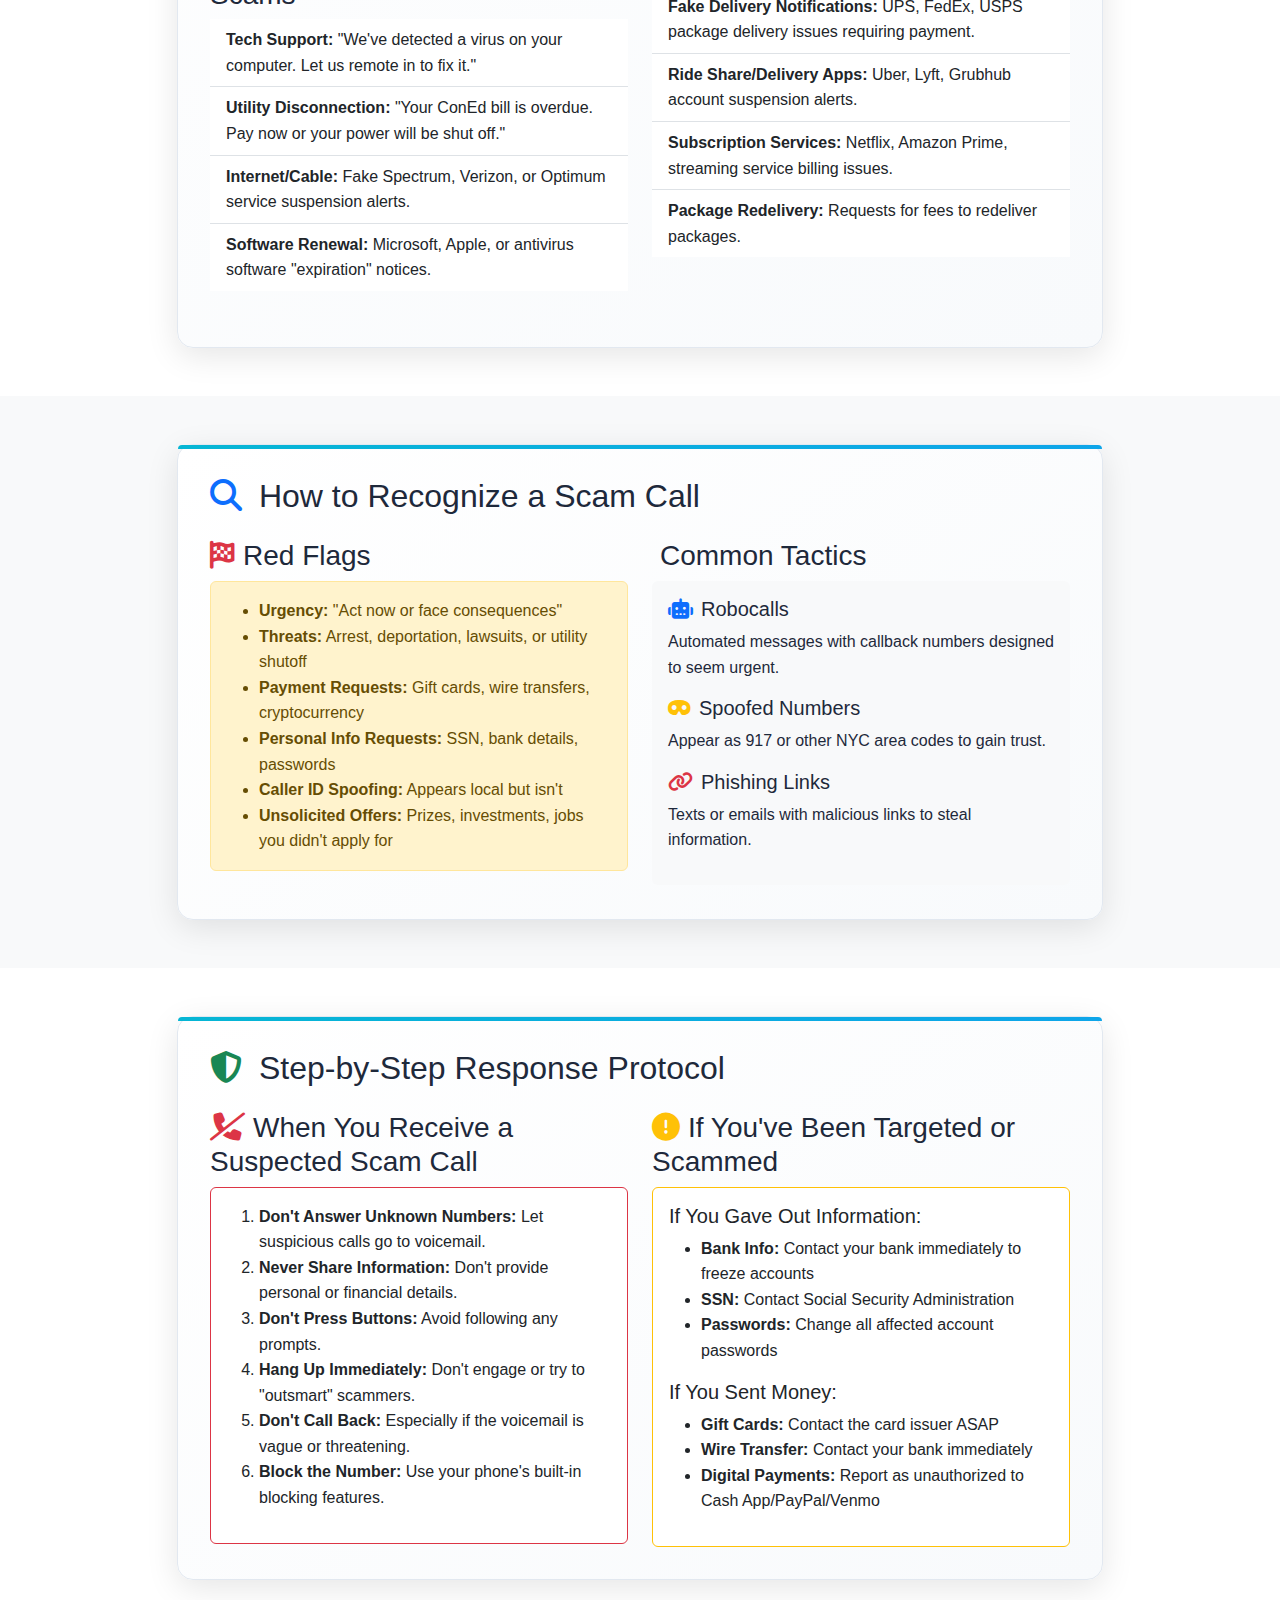
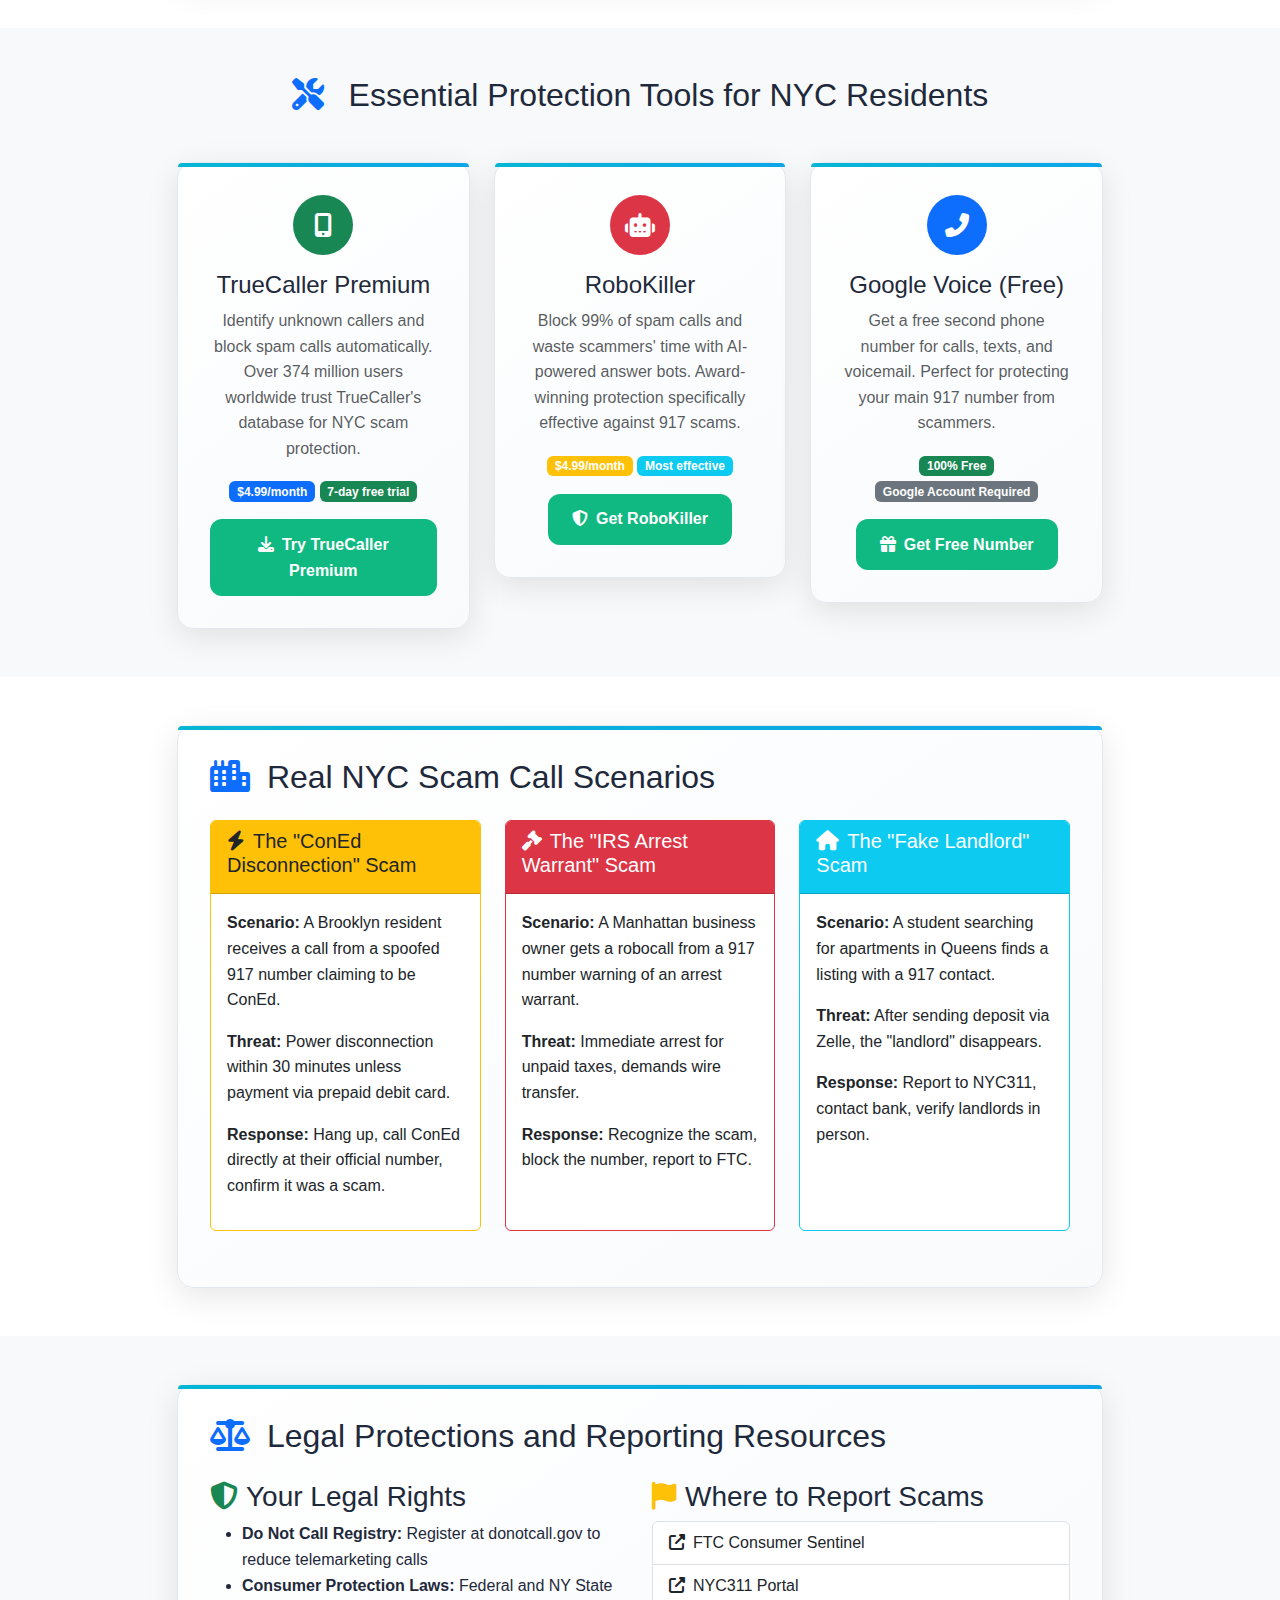
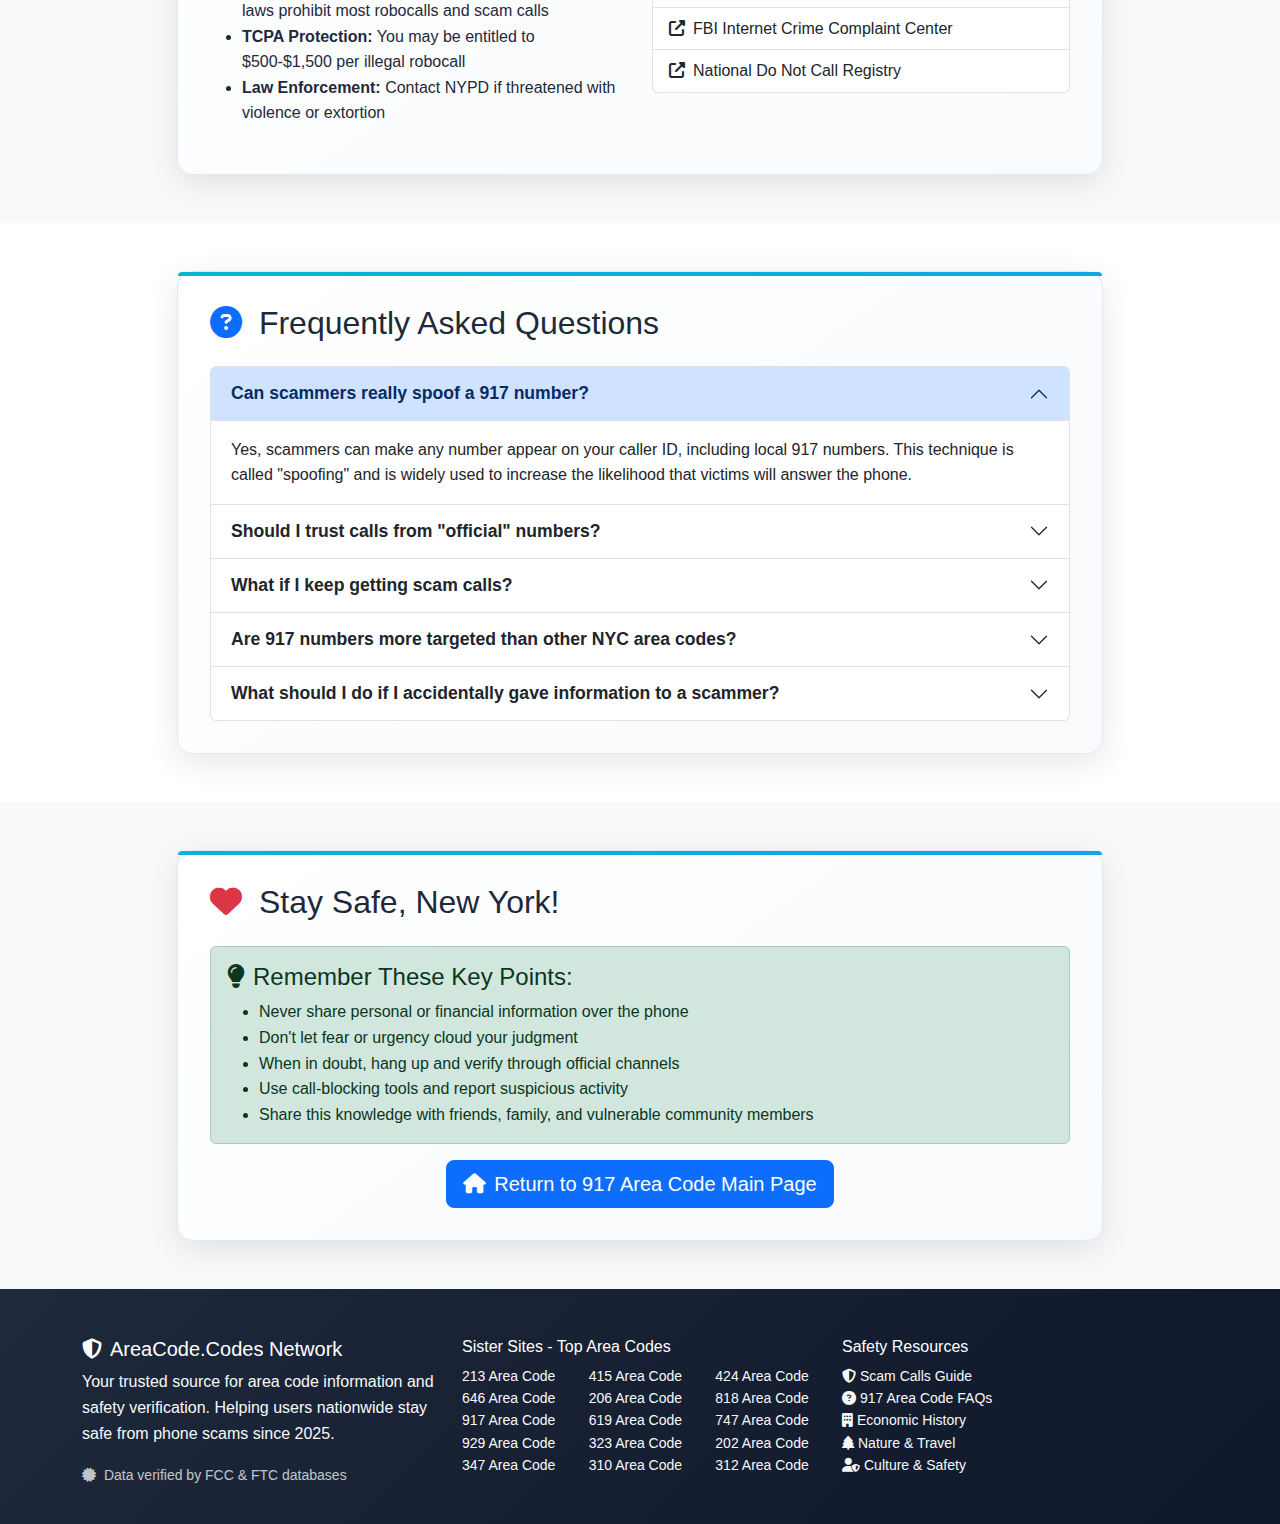
<file: 917-scam-calls-protection-guide.html>
<!DOCTYPE html>
<html lang="en">
<head>
    <meta charset="UTF-8">
    <meta name="viewport" content="width=device-width, initial-scale=1.0">
    <title>917 Area Code Scam Calls: Complete Protection Guide for NYC Residents | Safe or Scam?</title>
    <meta name="description" content="Comprehensive guide to handle 917 area code scam calls in NYC. Learn common scam types, protection strategies, red flags, and step-by-step response protocols for Manhattan, Brooklyn, Queens, Bronx, and Staten Island residents.">
    <meta name="keywords" content="917 scam calls, NYC phone scams, 917 area code scams, Manhattan scam protection, Brooklyn phone fraud, New York scam prevention, 917 spam calls, NYC fraud protection">
    <link rel="icon" type="image/x-icon" href="favicon.ico">
    <link href="https://cdn.jsdelivr.net/npm/bootstrap@5.3.0/dist/css/bootstrap.min.css" rel="stylesheet">
    <link href="https://cdnjs.cloudflare.com/ajax/libs/font-awesome/6.4.0/css/all.min.css" rel="stylesheet">
    <link rel="preload" href="areacodes.css" as="style" onload="this.onload=null;this.rel='stylesheet'">
    <link rel="canonical" href="https://917areacode.org/917-scam-calls-protection-guide.html">
    <script type="application/ld+json">
    {
      "@context": "https://schema.org",
      "@type": "Article",
      "headline": "917 Area Code Scam Calls: Complete Protection Guide for NYC Residents",
      "description": "Comprehensive guide to handle 917 area code scam calls in NYC. Learn common scam types, protection strategies, and response protocols.",
      "author": {
        "@type": "Organization",
        "name": "AreaCode.Codes"
      },
      "publisher": {
        "@type": "Organization",
        "name": "AreaCode.Codes",
        "logo": {
          "@type": "ImageObject",
          "url": "https://917areacode.org/favicon.ico"
        }
      },
      "datePublished": "2025-01-15",
      "dateModified": "2025-01-15"
    }
    </script>
    <script async src="https://www.googletagmanager.com/gtag/js?id=G-X1Z87CE3NE"></script>
    <script>
    window.dataLayer = window.dataLayer || [];
    function gtag(){dataLayer.push(arguments);}
    gtag('js', new Date());
    gtag('config', 'G-X1Z87CE3NE');
    </script>
</head>
<body>
    <!-- Hero Section -->
    <section class="hero-section">
        <div class="container">
            <div class="row justify-content-center text-center mb-4">
                <div class="col-lg-12">
                    <div class="brand-logo mb-3">
                        <div class="logo-container d-flex align-items-center justify-content-center">
                            <div class="logo-icon" style="background: linear-gradient(135deg, #ef4444, #dc2626);">
                                <i class="fas fa-shield-alt"></i>
                            </div>
                            <div class="logo-text ms-3">
                                <div class="logo-main mb-0">
                                    <h1 class="text-white text-decoration-none mb-0" style="font-weight:bold; font-size: 2.5rem;">
                                        917 Scam Protection Guide
                                    </h1>
                                </div>
                                <p class="logo-sub mb-0">Complete NYC Scam Call Defense</p>
                            </div>
                        </div>
                    </div>
                </div>
            </div>
            <div class="row justify-content-center mb-3">
                <div class="col-lg-10 d-flex justify-content-center">
                    <div class="badge bg-danger me-2 p-2" style="background-color: #ef4444 !important;"><i class="fas fa-exclamation-triangle me-1"></i> High Alert</div>
                    <div class="badge bg-warning me-2 p-2" style="background-color: #f59e0b !important; color: white;"><i class="fas fa-phone-slash me-1"></i> Scam Protection</div>
                    <div class="badge bg-success p-2" style="background-color: #059669 !important;"><i class="fas fa-shield-alt me-1"></i> Verified Guide</div>
                </div>
            </div>
            <div class="row justify-content-center">
                <div class="col-lg-8">
                    <p class="lead text-white text-center">Your comprehensive guide to identifying, avoiding, and responding to scam calls targeting the 917 area code in New York City.</p>
                </div>
            </div>
        </div>
    </section>

    <!-- Introduction Section -->
    <section class="py-5 bg-light">
        <div class="container">
            <div class="row justify-content-center">
                <div class="col-lg-10">
                    <div class="info-card">
                        <h2 class="mb-4">
                            <i class="fas fa-exclamation-triangle text-danger me-2"></i>
                            Why 917 Area Code is a Prime Target for Scammers
                        </h2>
                        <div class="alert alert-danger mb-4">
                            <i class="fas fa-bullhorn me-2"></i>
                            <strong>Critical Alert:</strong> The 917 area code is among the most frequently spoofed by scammers nationwide due to NYC's prestige and high population density.
                        </div>
                        <div class="row">
                            <div class="col-md-6">
                                <h4><i class="fas fa-city text-primary me-2"></i>NYC's High Value Target</h4>
                                <p>The 917 area code covers all five boroughs of New York City with over 8 million residents, making it a goldmine for scammers seeking both volume and variety in their targets. The high concentration of businesses, constant influx of new arrivals, and diverse population creates multiple opportunities for fraud.</p>
                            </div>
                            <div class="col-md-6">
                                <h4><i class="fas fa-phone text-warning me-2"></i>Trust in Local Numbers</h4>
                                <p>Scammers exploit the fact that people are more likely to answer calls from familiar area codes. By spoofing a 917 number, fraudsters significantly increase the chance that a New Yorker will pick up, listen, and potentially fall victim to their schemes.</p>
                            </div>
                        </div>
                    </div>
                </div>
            </div>
        </div>
    </section>

    <!-- Common Scam Types Section -->
    <section class="py-5">
        <div class="container">
            <div class="row justify-content-center">
                <div class="col-lg-10">
                    <div class="info-card">
                        <h2 class="mb-4">
                            <i class="fas fa-list-ul text-primary me-2"></i>
                            Common 917 Area Code Scam Types
                        </h2>
                        <div class="row">
                            <div class="col-md-6 mb-4">
                                <h3><i class="fas fa-university text-danger me-2"></i>Government Impersonation Scams</h3>
                                <ul class="list-group list-group-flush">
                                    <li class="list-group-item"><strong>IRS Tax Scams:</strong> Callers claim you owe back taxes and threaten arrest unless you pay immediately via gift cards or wire transfer.</li>
                                    <li class="list-group-item"><strong>Social Security Scams:</strong> Fraudsters say your SSN has been suspended due to suspicious activity and demand personal information.</li>
                                    <li class="list-group-item"><strong>Jury Duty/Court Scams:</strong> You're told you missed jury duty and must pay a fine to avoid jail.</li>
                                    <li class="list-group-item"><strong>Immigration Scams:</strong> Especially targeting NYC's immigrant population, callers pose as ICE or USCIS agents demanding payment.</li>
                                </ul>
                            </div>
                            <div class="col-md-6 mb-4">
                                <h3><i class="fas fa-credit-card text-warning me-2"></i>Financial and Banking Scams</h3>
                                <ul class="list-group list-group-flush">
                                    <li class="list-group-item"><strong>Bank Account Alerts:</strong> "Your Chase/Citi/BOA account is locked. Press 1 to verify your identity."</li>
                                    <li class="list-group-item"><strong>Credit Card Fraud:</strong> "There's a suspicious charge on your card. Please confirm your details."</li>
                                    <li class="list-group-item"><strong>Loan and Grant Scams:</strong> Offers of instant loans or government grants, requiring upfront fees.</li>
                                    <li class="list-group-item"><strong>Investment Fraud:</strong> Fake Wall Street tips, cryptocurrency opportunities, or binary options trading.</li>
                                </ul>
                            </div>
                        </div>
                        <div class="row">
                            <div class="col-md-6 mb-4">
                                <h3><i class="fas fa-laptop text-info me-2"></i>Tech Support and Utility Scams</h3>
                                <ul class="list-group list-group-flush">
                                    <li class="list-group-item"><strong>Tech Support:</strong> "We've detected a virus on your computer. Let us remote in to fix it."</li>
                                    <li class="list-group-item"><strong>Utility Disconnection:</strong> "Your ConEd bill is overdue. Pay now or your power will be shut off."</li>
                                    <li class="list-group-item"><strong>Internet/Cable:</strong> Fake Spectrum, Verizon, or Optimum service suspension alerts.</li>
                                    <li class="list-group-item"><strong>Software Renewal:</strong> Microsoft, Apple, or antivirus software "expiration" notices.</li>
                                </ul>
                            </div>
                            <div class="col-md-6 mb-4">
                                <h3><i class="fas fa-truck text-success me-2"></i>Delivery and Service Scams</h3>
                                <ul class="list-group list-group-flush">
                                    <li class="list-group-item"><strong>Fake Delivery Notifications:</strong> UPS, FedEx, USPS package delivery issues requiring payment.</li>
                                    <li class="list-group-item"><strong>Ride Share/Delivery Apps:</strong> Uber, Lyft, Grubhub account suspension alerts.</li>
                                    <li class="list-group-item"><strong>Subscription Services:</strong> Netflix, Amazon Prime, streaming service billing issues.</li>
                                    <li class="list-group-item"><strong>Package Redelivery:</strong> Requests for fees to redeliver packages.</li>
                                </ul>
                            </div>
                        </div>
                    </div>
                </div>
            </div>
        </div>
    </section>

    <!-- Recognition Section -->
    <section class="py-5 bg-light">
        <div class="container">
            <div class="row justify-content-center">
                <div class="col-lg-10">
                    <div class="info-card">
                        <h2 class="mb-4">
                            <i class="fas fa-search text-primary me-2"></i>
                            How to Recognize a Scam Call
                        </h2>
                        <div class="row">
                            <div class="col-md-6">
                                <h3><i class="fas fa-flag-checkered text-danger me-2"></i>Red Flags</h3>
                                <div class="alert alert-warning">
                                    <ul class="mb-0">
                                        <li><strong>Urgency:</strong> "Act now or face consequences"</li>
                                        <li><strong>Threats:</strong> Arrest, deportation, lawsuits, or utility shutoff</li>
                                        <li><strong>Payment Requests:</strong> Gift cards, wire transfers, cryptocurrency</li>
                                        <li><strong>Personal Info Requests:</strong> SSN, bank details, passwords</li>
                                        <li><strong>Caller ID Spoofing:</strong> Appears local but isn't</li>
                                        <li><strong>Unsolicited Offers:</strong> Prizes, investments, jobs you didn't apply for</li>
                                    </ul>
                                </div>
                            </div>
                            <div class="col-md-6">
                                <h3><i class="fas fa-tactics text-info me-2"></i>Common Tactics</h3>
                                <div class="bg-light p-3 rounded">
                                    <h5><i class="fas fa-robot text-primary me-2"></i>Robocalls</h5>
                                    <p>Automated messages with callback numbers designed to seem urgent.</p>
                                    
                                    <h5><i class="fas fa-mask text-warning me-2"></i>Spoofed Numbers</h5>
                                    <p>Appear as 917 or other NYC area codes to gain trust.</p>
                                    
                                    <h5><i class="fas fa-link text-danger me-2"></i>Phishing Links</h5>
                                    <p>Texts or emails with malicious links to steal information.</p>
                                </div>
                            </div>
                        </div>
                    </div>
                </div>
            </div>
        </div>
    </section>

    <!-- Response Protocol Section -->
    <section class="py-5">
        <div class="container">
            <div class="row justify-content-center">
                <div class="col-lg-10">
                    <div class="info-card">
                        <h2 class="mb-4">
                            <i class="fas fa-shield-alt text-success me-2"></i>
                            Step-by-Step Response Protocol
                        </h2>
                        <div class="row">
                            <div class="col-md-6">
                                <h3><i class="fas fa-phone-slash text-danger me-2"></i>When You Receive a Suspected Scam Call</h3>
                                <div class="card border-danger">
                                    <div class="card-body">
                                        <ol>
                                            <li><strong>Don't Answer Unknown Numbers:</strong> Let suspicious calls go to voicemail.</li>
                                            <li><strong>Never Share Information:</strong> Don't provide personal or financial details.</li>
                                            <li><strong>Don't Press Buttons:</strong> Avoid following any prompts.</li>
                                            <li><strong>Hang Up Immediately:</strong> Don't engage or try to "outsmart" scammers.</li>
                                            <li><strong>Don't Call Back:</strong> Especially if the voicemail is vague or threatening.</li>
                                            <li><strong>Block the Number:</strong> Use your phone's built-in blocking features.</li>
                                        </ol>
                                    </div>
                                </div>
                            </div>
                            <div class="col-md-6">
                                <h3><i class="fas fa-exclamation-circle text-warning me-2"></i>If You've Been Targeted or Scammed</h3>
                                <div class="card border-warning">
                                    <div class="card-body">
                                        <h5>If You Gave Out Information:</h5>
                                        <ul>
                                            <li><strong>Bank Info:</strong> Contact your bank immediately to freeze accounts</li>
                                            <li><strong>SSN:</strong> Contact Social Security Administration</li>
                                            <li><strong>Passwords:</strong> Change all affected account passwords</li>
                                        </ul>
                                        <h5>If You Sent Money:</h5>
                                        <ul>
                                            <li><strong>Gift Cards:</strong> Contact the card issuer ASAP</li>
                                            <li><strong>Wire Transfer:</strong> Contact your bank immediately</li>
                                            <li><strong>Digital Payments:</strong> Report as unauthorized to Cash App/PayPal/Venmo</li>
                                        </ul>
                                    </div>
                                </div>
                            </div>
                        </div>
                    </div>
                </div>
            </div>
        </div>
    </section>

    <!-- Protection Tools Section -->
    <section class="py-5 bg-light">
        <div class="container">
            <div class="row justify-content-center">
                <div class="col-lg-10">
                    <h2 class="text-center mb-5">
                        <i class="fas fa-tools text-primary me-3"></i>
                        Essential Protection Tools for NYC Residents
                    </h2>
                    <div class="row g-4">
                        <div class="col-md-4">
                            <div class="info-card text-center">
                                <div class="icon-badge bg-success mx-auto">
                                    <i class="fas fa-mobile-alt"></i>
                                </div>
                                <h4>TrueCaller Premium</h4>
                                <p class="text-muted">Identify unknown callers and block spam calls automatically. Over 374 million users worldwide trust TrueCaller's database for NYC scam protection.</p>
                                <div class="mb-2">
                                    <span class="badge bg-primary">$4.99/month</span>
                                    <span class="badge bg-success">7-day free trial</span>
                                </div>
                                <div class="mt-3">
                                    <a href="http://bit.ly/4llN5Fl" target="_blank" class="cta-button">
                                        <i class="fas fa-download me-2"></i>Try TrueCaller Premium
                                    </a>
                                </div>
                            </div>
                        </div>
                        <div class="col-md-4">
                            <div class="info-card text-center">
                                <div class="icon-badge bg-danger mx-auto">
                                    <i class="fas fa-robot"></i>
                                </div>
                                <h4>RoboKiller</h4>
                                <p class="text-muted">Block 99% of spam calls and waste scammers' time with AI-powered answer bots. Award-winning protection specifically effective against 917 scams.</p>
                                <div class="mb-2">
                                    <span class="badge bg-warning">$4.99/month</span>
                                    <span class="badge bg-info">Most effective</span>
                                </div>
                                <div class="mt-3">
                                    <a href="http://bit.ly/4oufwn4" target="_blank" class="cta-button">
                                        <i class="fas fa-shield-alt me-2"></i>Get RoboKiller
                                    </a>
                                </div>
                            </div>
                        </div>
                        <div class="col-md-4">
                            <div class="info-card text-center">
                                <div class="icon-badge bg-primary mx-auto">
                                    <i class="fas fa-phone-alt"></i>
                                </div>
                                <h4>Google Voice (Free)</h4>
                                <p class="text-muted">Get a free second phone number for calls, texts, and voicemail. Perfect for protecting your main 917 number from scammers.</p>
                                <div class="mb-2">
                                    <span class="badge bg-success">100% Free</span>
                                    <span class="badge bg-secondary">Google Account Required</span>
                                </div>
                                <div class="mt-3">
                                    <a href="https://voice.google.com" target="_blank" class="cta-button">
                                        <i class="fas fa-gift me-2"></i>Get Free Number
                                    </a>
                                </div>
                            </div>
                        </div>
                    </div>
                </div>
            </div>
        </div>
    </section>

    <!-- NYC-Specific Scenarios Section -->
    <section class="py-5">
        <div class="container">
            <div class="row justify-content-center">
                <div class="col-lg-10">
                    <div class="info-card">
                        <h2 class="mb-4">
                            <i class="fas fa-city text-primary me-2"></i>
                            Real NYC Scam Call Scenarios
                        </h2>
                        <div class="row">
                            <div class="col-md-4 mb-4">
                                <div class="card border-warning h-100">
                                    <div class="card-header bg-warning text-dark">
                                        <h5><i class="fas fa-bolt me-2"></i>The "ConEd Disconnection" Scam</h5>
                                    </div>
                                    <div class="card-body">
                                        <p><strong>Scenario:</strong> A Brooklyn resident receives a call from a spoofed 917 number claiming to be ConEd.</p>
                                        <p><strong>Threat:</strong> Power disconnection within 30 minutes unless payment via prepaid debit card.</p>
                                        <p><strong>Response:</strong> Hang up, call ConEd directly at their official number, confirm it was a scam.</p>
                                    </div>
                                </div>
                            </div>
                            <div class="col-md-4 mb-4">
                                <div class="card border-danger h-100">
                                    <div class="card-header bg-danger text-white">
                                        <h5><i class="fas fa-gavel me-2"></i>The "IRS Arrest Warrant" Scam</h5>
                                    </div>
                                    <div class="card-body">
                                        <p><strong>Scenario:</strong> A Manhattan business owner gets a robocall from a 917 number warning of an arrest warrant.</p>
                                        <p><strong>Threat:</strong> Immediate arrest for unpaid taxes, demands wire transfer.</p>
                                        <p><strong>Response:</strong> Recognize the scam, block the number, report to FTC.</p>
                                    </div>
                                </div>
                            </div>
                            <div class="col-md-4 mb-4">
                                <div class="card border-info h-100">
                                    <div class="card-header bg-info text-white">
                                        <h5><i class="fas fa-home me-2"></i>The "Fake Landlord" Scam</h5>
                                    </div>
                                    <div class="card-body">
                                        <p><strong>Scenario:</strong> A student searching for apartments in Queens finds a listing with a 917 contact.</p>
                                        <p><strong>Threat:</strong> After sending deposit via Zelle, the "landlord" disappears.</p>
                                        <p><strong>Response:</strong> Report to NYC311, contact bank, verify landlords in person.</p>
                                    </div>
                                </div>
                            </div>
                        </div>
                    </div>
                </div>
            </div>
        </div>
    </section>

    <!-- Legal and Resources Section -->
    <section class="py-5 bg-light">
        <div class="container">
            <div class="row justify-content-center">
                <div class="col-lg-10">
                    <div class="info-card">
                        <h2 class="mb-4">
                            <i class="fas fa-balance-scale text-primary me-2"></i>
                            Legal Protections and Reporting Resources
                        </h2>
                        <div class="row">
                            <div class="col-md-6">
                                <h3><i class="fas fa-shield-alt text-success me-2"></i>Your Legal Rights</h3>
                                <ul>
                                    <li><strong>Do Not Call Registry:</strong> Register at donotcall.gov to reduce telemarketing calls</li>
                                    <li><strong>Consumer Protection Laws:</strong> Federal and NY State laws prohibit most robocalls and scam calls</li>
                                    <li><strong>TCPA Protection:</strong> You may be entitled to $500-$1,500 per illegal robocall</li>
                                    <li><strong>Law Enforcement:</strong> Contact NYPD if threatened with violence or extortion</li>
                                </ul>
                            </div>
                            <div class="col-md-6">
                                <h3><i class="fas fa-flag text-warning me-2"></i>Where to Report Scams</h3>
                                <div class="list-group">
                                    <a href="https://reportfraud.ftc.gov" target="_blank" class="list-group-item list-group-item-action">
                                        <i class="fas fa-external-link-alt me-2"></i>FTC Consumer Sentinel
                                    </a>
                                    <a href="https://portal.311.nyc.gov/" target="_blank" class="list-group-item list-group-item-action">
                                        <i class="fas fa-external-link-alt me-2"></i>NYC311 Portal
                                    </a>
                                    <a href="https://www.ic3.gov/" target="_blank" class="list-group-item list-group-item-action">
                                        <i class="fas fa-external-link-alt me-2"></i>FBI Internet Crime Complaint Center
                                    </a>
                                    <a href="https://www.donotcall.gov/" target="_blank" class="list-group-item list-group-item-action">
                                        <i class="fas fa-external-link-alt me-2"></i>National Do Not Call Registry
                                    </a>
                                </div>
                            </div>
                        </div>
                    </div>
                </div>
            </div>
        </div>
    </section>

    <!-- FAQ Section -->
    <section class="py-5">
        <div class="container">
            <div class="row justify-content-center">
                <div class="col-lg-10">
                    <div class="info-card">
                        <h2 class="mb-4">
                            <i class="fas fa-question-circle text-primary me-2"></i>
                            Frequently Asked Questions
                        </h2>
                        <div class="accordion" id="faqAccordion">
                            <div class="accordion-item">
                                <h2 class="accordion-header" id="faq1">
                                    <button class="accordion-button" type="button" data-bs-toggle="collapse" data-bs-target="#collapse1" aria-expanded="true" aria-controls="collapse1">
                                        Can scammers really spoof a 917 number?
                                    </button>
                                </h2>
                                <div id="collapse1" class="accordion-collapse collapse show" aria-labelledby="faq1" data-bs-parent="#faqAccordion">
                                    <div class="accordion-body">
                                        Yes, scammers can make any number appear on your caller ID, including local 917 numbers. This technique is called "spoofing" and is widely used to increase the likelihood that victims will answer the phone.
                                    </div>
                                </div>
                            </div>
                            <div class="accordion-item">
                                <h2 class="accordion-header" id="faq2">
                                    <button class="accordion-button collapsed" type="button" data-bs-toggle="collapse" data-bs-target="#collapse2" aria-expanded="false" aria-controls="collapse2">
                                        Should I trust calls from "official" numbers?
                                    </button>
                                </h2>
                                <div id="collapse2" class="accordion-collapse collapse" aria-labelledby="faq2" data-bs-parent="#faqAccordion">
                                    <div class="accordion-body">
                                        No, never trust caller ID alone. Always hang up and call back using a number from the official website or your account statements. Legitimate organizations will never be offended by this security precaution.
                                    </div>
                                </div>
                            </div>
                            <div class="accordion-item">
                                <h2 class="accordion-header" id="faq3">
                                    <button class="accordion-button collapsed" type="button" data-bs-toggle="collapse" data-bs-target="#collapse3" aria-expanded="false" aria-controls="collapse3">
                                        What if I keep getting scam calls?
                                    </button>
                                </h2>
                                <div id="collapse3" class="accordion-collapse collapse" aria-labelledby="faq3" data-bs-parent="#faqAccordion">
                                    <div class="accordion-body">
                                        Use call-blocking apps like TrueCaller or RoboKiller, report the numbers to your carrier and the FTC, and consider changing your number if harassment becomes severe. Also, check if your number has been leaked in data breaches.
                                    </div>
                                </div>
                            </div>
                            <div class="accordion-item">
                                <h2 class="accordion-header" id="faq4">
                                    <button class="accordion-button collapsed" type="button" data-bs-toggle="collapse" data-bs-target="#collapse4" aria-expanded="false" aria-controls="collapse4">
                                        Are 917 numbers more targeted than other NYC area codes?
                                    </button>
                                </h2>
                                <div id="collapse4" class="accordion-collapse collapse" aria-labelledby="faq4" data-bs-parent="#faqAccordion">
                                    <div class="accordion-body">
                                        While all NYC area codes (212, 646, 347, 917, 332, 929) are targeted, 917 is particularly attractive to scammers because it's strongly associated with mobile phones and newer residents who may be less familiar with local scam patterns.
                                    </div>
                                </div>
                            </div>
                            <div class="accordion-item">
                                <h2 class="accordion-header" id="faq5">
                                    <button class="accordion-button collapsed" type="button" data-bs-toggle="collapse" data-bs-target="#collapse5" aria-expanded="false" aria-controls="collapse5">
                                        What should I do if I accidentally gave information to a scammer?
                                    </button>
                                </h2>
                                <div id="collapse5" class="accordion-collapse collapse" aria-labelledby="faq5" data-bs-parent="#faqAccordion">
                                    <div class="accordion-body">
                                        Act immediately: contact your bank to freeze accounts, change all passwords, place fraud alerts on your credit reports, report the incident to local police and FTC, and monitor your accounts closely for any unauthorized activity.
                                    </div>
                                </div>
                            </div>
                        </div>
                    </div>
                </div>
            </div>
        </div>
    </section>

    <!-- Conclusion Section -->
    <section class="py-5 bg-light">
        <div class="container">
            <div class="row justify-content-center">
                <div class="col-lg-10">
                    <div class="info-card">
                        <h2 class="mb-4">
                            <i class="fas fa-heart text-danger me-2"></i>
                            Stay Safe, New York!
                        </h2>
                        <div class="alert alert-success">
                            <h4><i class="fas fa-lightbulb me-2"></i>Remember These Key Points:</h4>
                            <ul class="mb-0">
                                <li>Never share personal or financial information over the phone</li>
                                <li>Don't let fear or urgency cloud your judgment</li>
                                <li>When in doubt, hang up and verify through official channels</li>
                                <li>Use call-blocking tools and report suspicious activity</li>
                                <li>Share this knowledge with friends, family, and vulnerable community members</li>
                            </ul>
                        </div>
                        <p class="text-center mb-0">
                            <a href="/" class="btn btn-primary btn-lg">
                                <i class="fas fa-home me-2"></i>Return to 917 Area Code Main Page
                            </a>
                        </p>
                    </div>
                </div>
            </div>
        </div>
    </section>

    <!-- Footer -->
    <footer class="footer">
        <div class="container">
            <div class="row">
                <div class="col-md-4">
                    <h5><i class="fas fa-shield-alt me-2"></i>AreaCode.Codes Network</h5>
                    <p class="text-light">Your trusted source for area code information and safety verification. Helping users nationwide stay safe from phone scams since 2025.</p>
                    <div class="mt-3">
                        <small class="text-light opacity-75">
                            <i class="fas fa-certificate me-1"></i>
                            Data verified by FCC & FTC databases
                        </small>
                    </div>
                </div>

                <!-- Sister Sites section temporarily disabled to prevent 404 errors -->
                <div class="col-md-4">
                    <h6>Sister Sites - Top Area Codes</h6>
                    <div class="row">
                        <div class="col-4">
                            <ul class="list-unstyled small">
                                <li><a href="https://213area.codes" class="text-light text-decoration-none">213 Area Code</a></li>
                                <li><a href="https://646area.codes" class="text-light text-decoration-none">646 Area Code</a></li>
                                <li><a href="https://917areacode.org" class="text-light text-decoration-none">917 Area Code</a></li>
                                <li><a href="https://929areacode.net" class="text-light text-decoration-none">929 Area Code</a></li>
                                <li><a href="https://347area.codes" class="text-light text-decoration-none">347 Area Code</a></li>
                            </ul>
                        </div>
                        <div class="col-4">
                            <ul class="list-unstyled small">
                                <li><a href="https://areacode.codes/415.html" class="text-light text-decoration-none">415 Area Code</a></li>
                                <li><a href="https://areacode.codes/206.html" class="text-light text-decoration-none">206 Area Code</a></li>
                                <li><a href="https://areacode.codes/619.html" class="text-light text-decoration-none">619 Area Code</a></li>
                                <li><a href="https://areacode.codes/323.html" class="text-light text-decoration-none">323 Area Code</a></li>
                                <li><a href="https://areacode.codes/310.html" class="text-light text-decoration-none">310 Area Code</a></li>
                            </ul>
                        </div>
                        <div class="col-4">
                            <ul class="list-unstyled small">
                                <li><a href="https://424.areacode.codes" class="text-light text-decoration-none">424 Area Code</a></li>
                                <li><a href="https://818.areacode.codes" class="text-light text-decoration-none">818 Area Code</a></li>
                                <li><a href="https://747.areacode.codes" class="text-light text-decoration-none">747 Area Code</a></li>
                                <li><a href="https://202.areacode.codes" class="text-light text-decoration-none">202 Area Code</a></li>
                                <li><a href="https://312.areacode.codes" class="text-light text-decoration-none">312 Area Code</a></li>
                            </ul>
                        </div>
                    </div>
                </div>

                <!-- Safety Resources section -->
                <div class="col-md-4">
                    <h6>Safety Resources</h6>
                    <ul class="list-unstyled small">
                        <li><a href="http://917areacode.org/917-scam-calls-protection-guide.html" class="text-light text-decoration-none"><i class="fas fa-shield-alt me-1"></i>Scam Calls Guide</a></li>
                        <li><a href="http://917areacode.org/917-area-code-FAQs.html" class="text-light text-decoration-none"><i class="fas fa-question-circle me-1"></i>917 Area Code FAQs</a></li>
                        <li><a href="http://917areacode.org/917-area-code-economic-history.html" class="text-light text-decoration-none"><i class="fas fa-building me-1"></i>Economic History</a></li>
                        <li><a href="http://917areacode.org/917-area-code-nature-travel-guide.html" class="text-light text-decoration-none"><i class="fas fa-tree me-1"></i>Nature & Travel</a></li>
                        <li><a href="http://917areacode.org/917-area-code-culture-safety-guide.html" class="text-light text-decoration-none"><i class="fas fa-user-shield me-1"></i>Culture & Safety</a></li>
                    </ul>
                </div>
            </div>
        </div>
    </footer>

    <!-- JavaScript -->
    <script src="https://cdn.jsdelivr.net/npm/bootstrap@5.3.0/dist/js/bootstrap.bundle.min.js"></script>
</body>
</html>
</file>
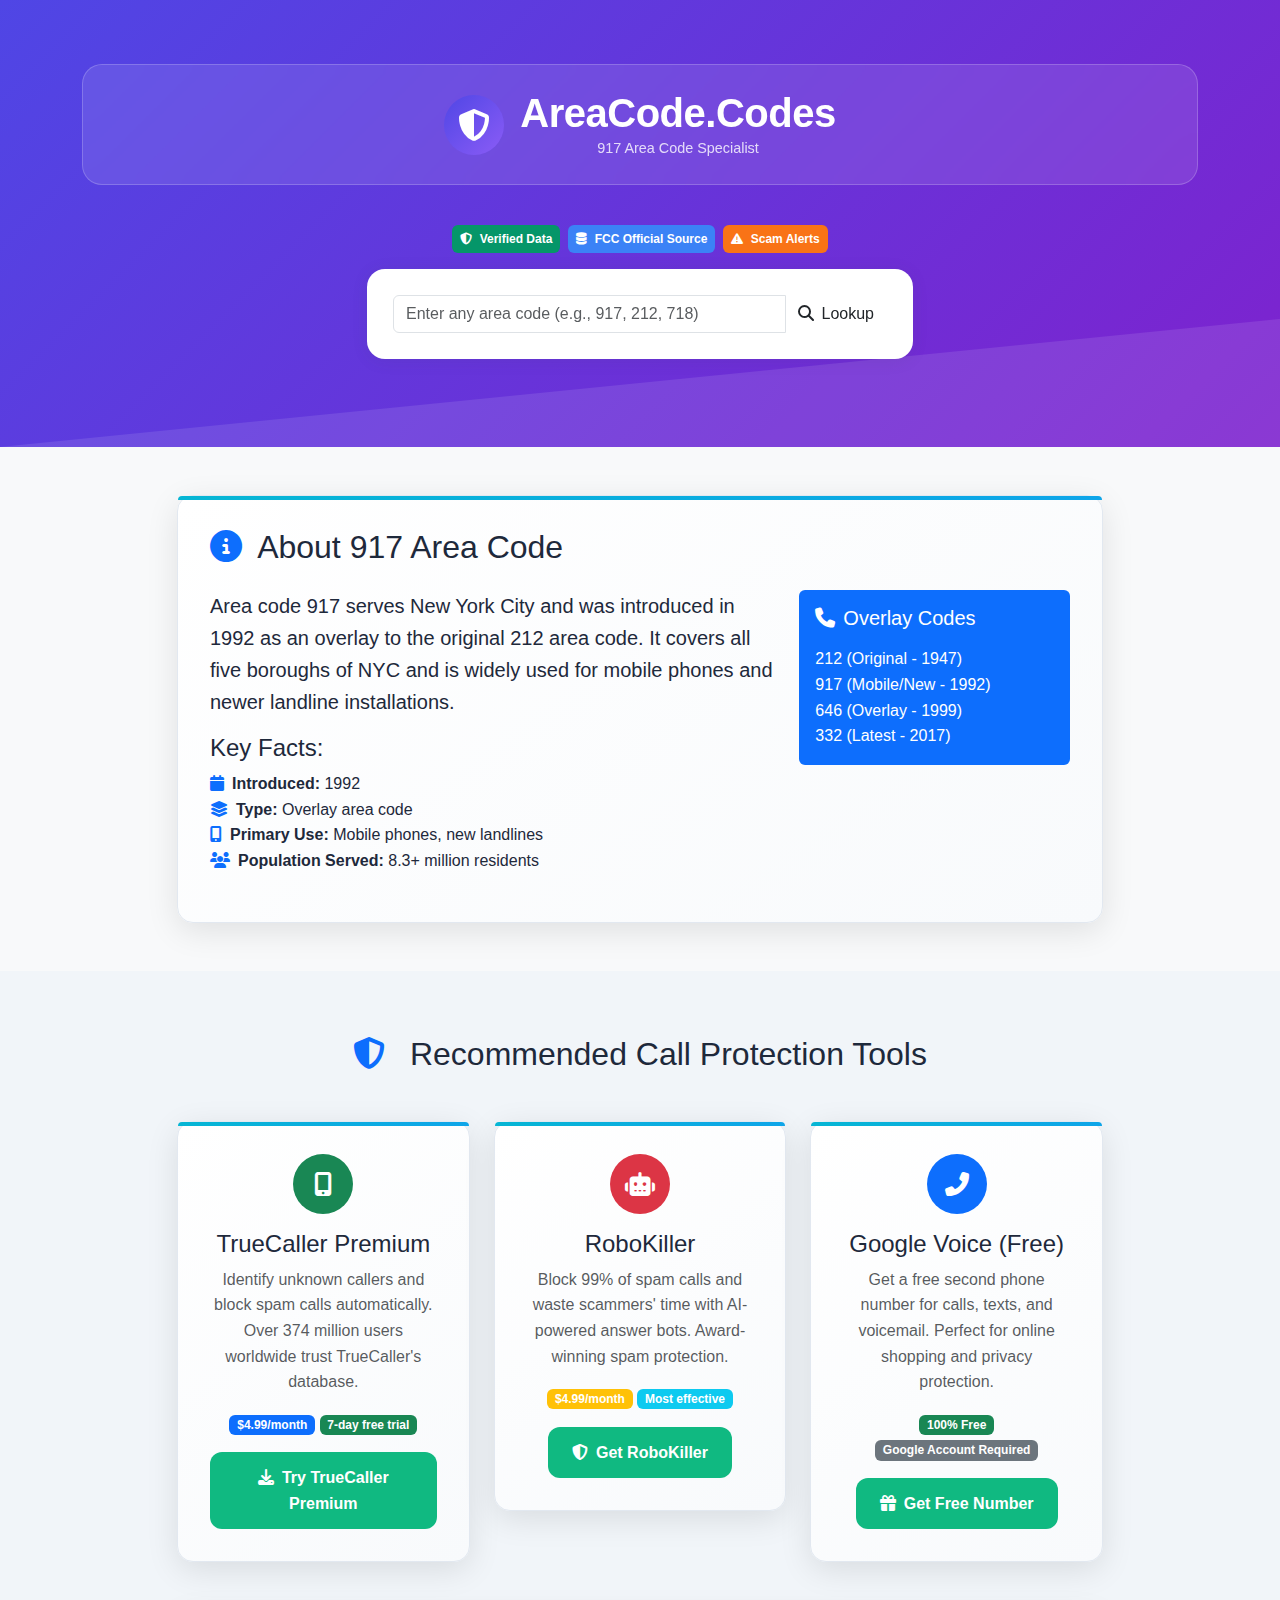
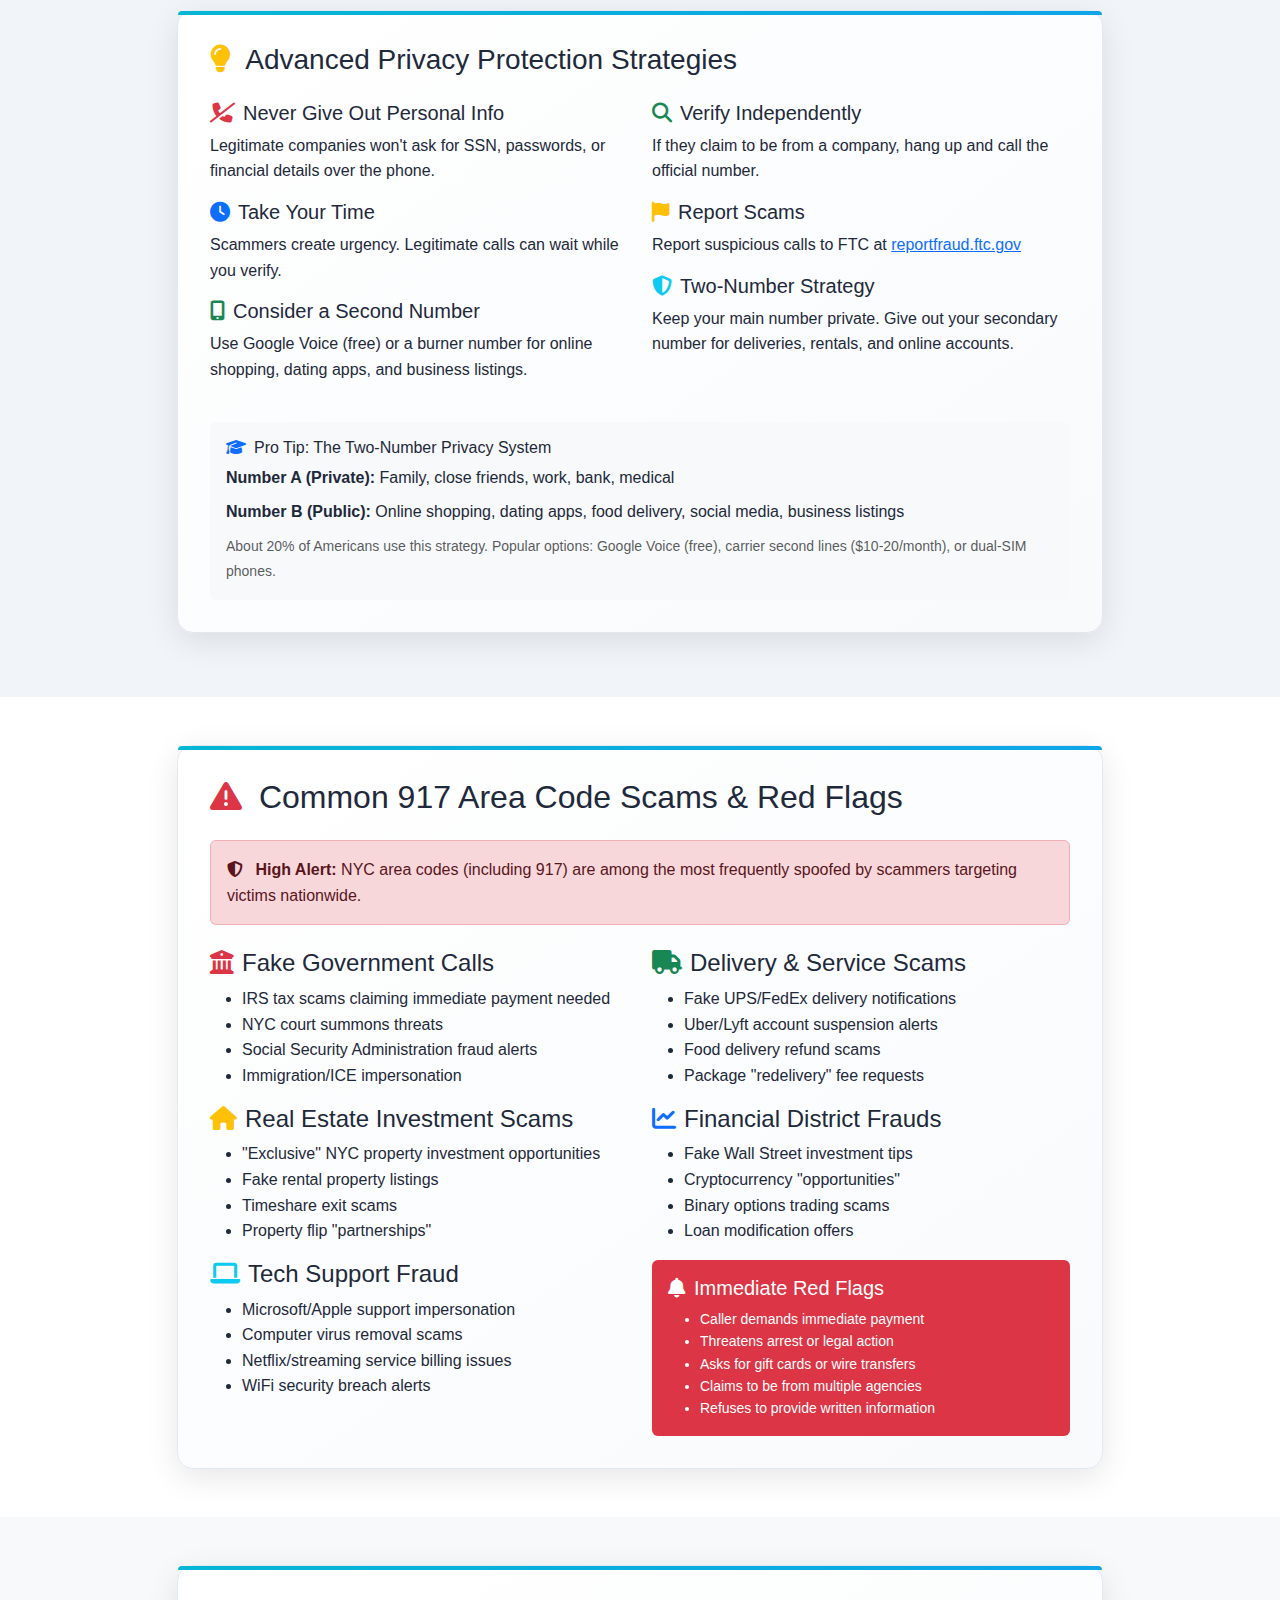
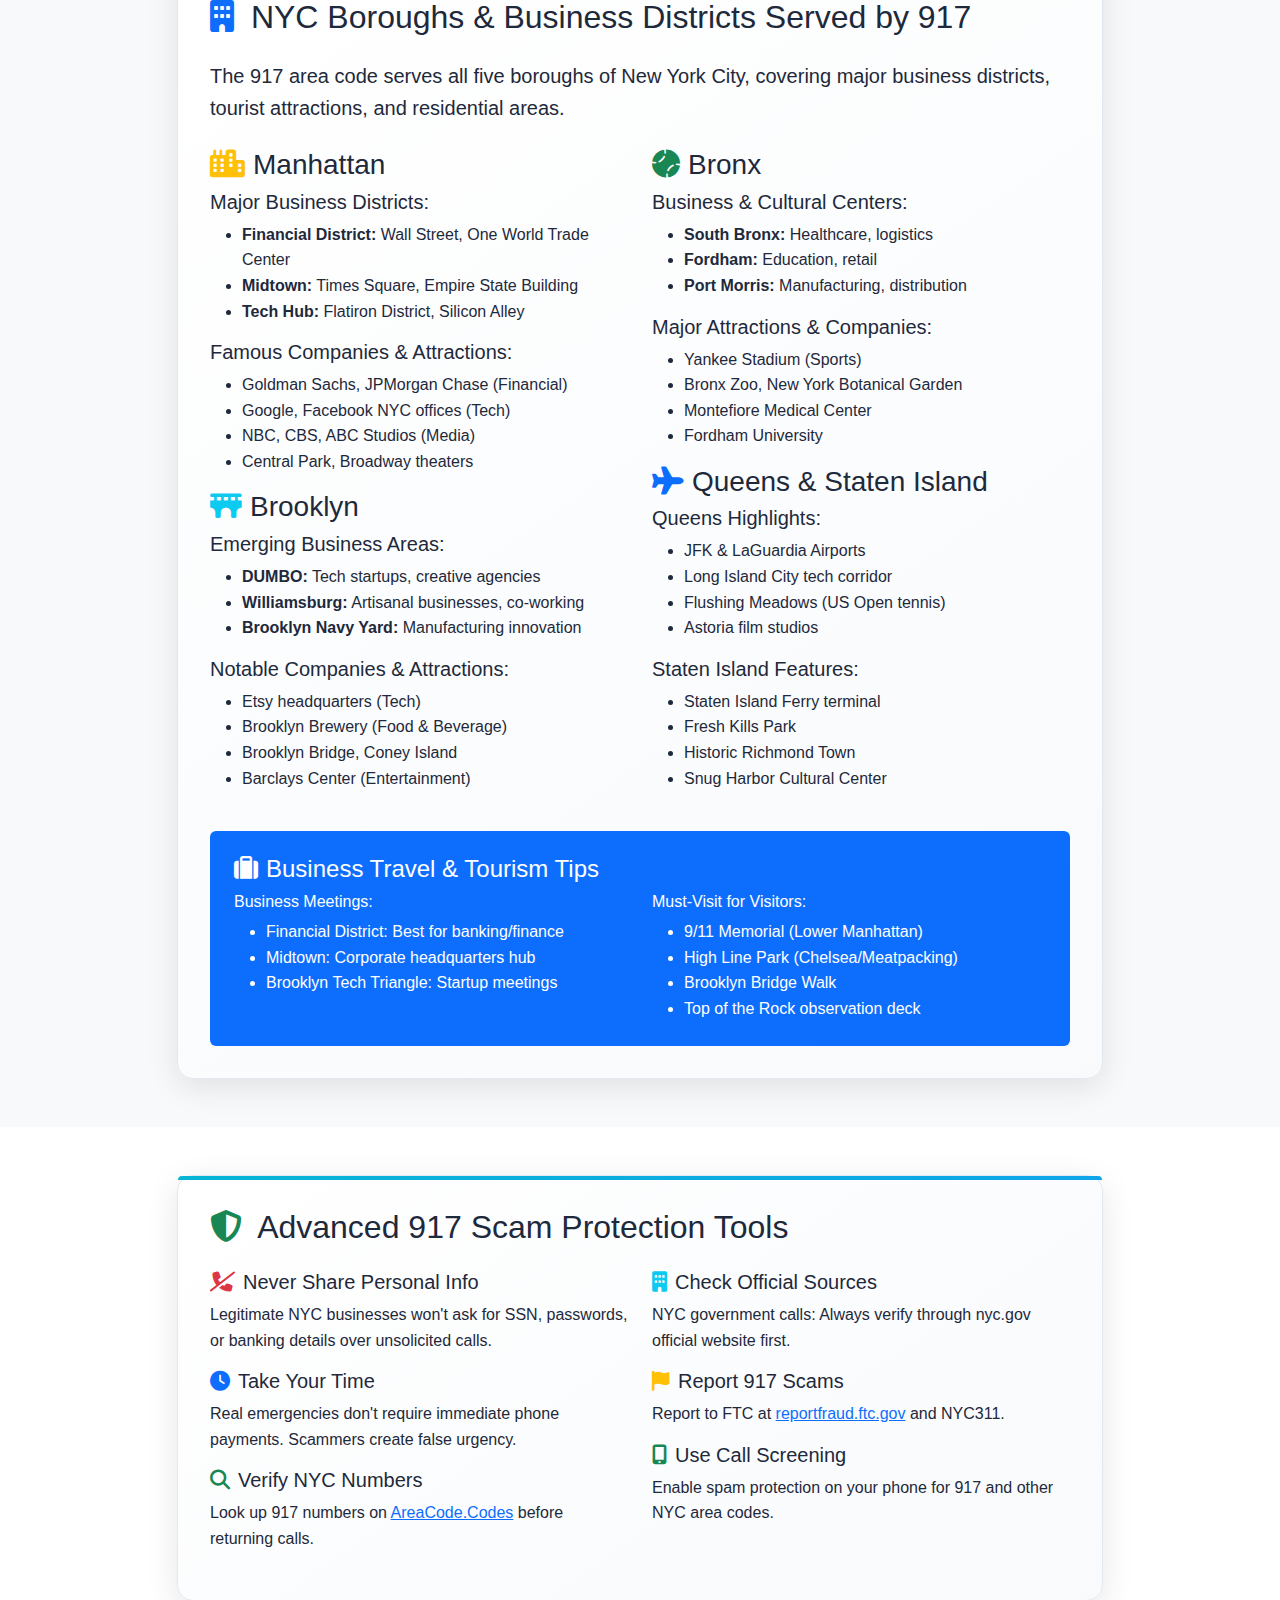
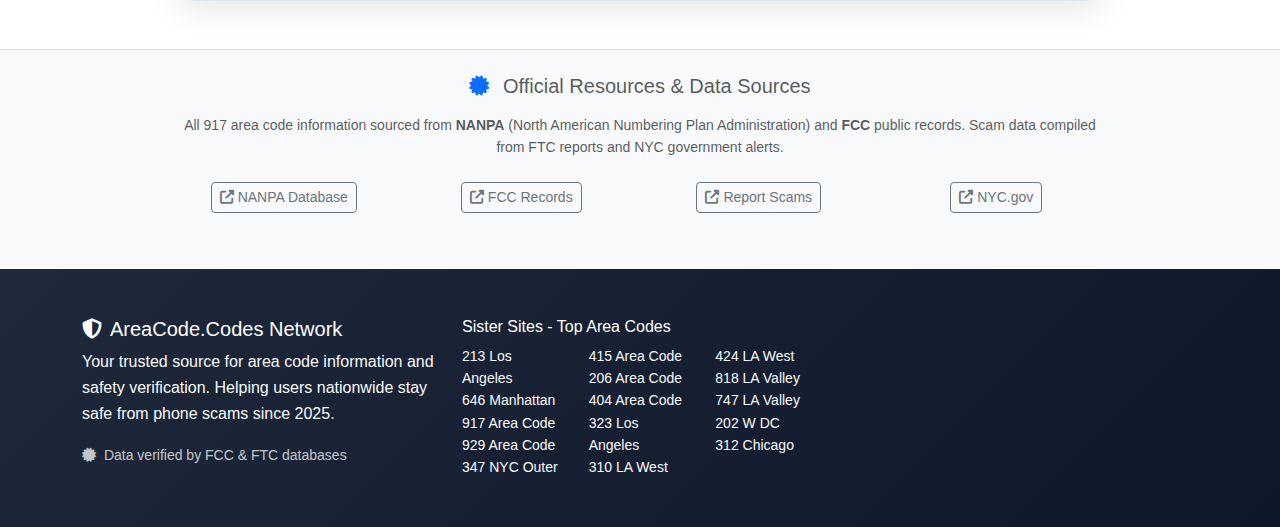
<file: new917.html>
<!DOCTYPE html>
<html lang="en">
<head>
    <meta charset="UTF-8">
    <meta name="viewport" content="width=device-width, initial-scale=1.0">
    <title>917 Area Code: NYC Scam Protection & Location Guide |Safe or Scam?</title>
    <meta name="description" content="Complete 917 area code guide covering NYC boroughs. Identify 917 scam calls, verify legitimate numbers, and explore Manhattan, Brooklyn, Bronx attractions and business districts.">
    <meta name="keywords" content="917 area code, area code 917, 917 area code scam, NYC area code, Manhattan area code, Brooklyn area code, 917 scam calls, New York phone numbers">
    <link rel="icon" type="image/x-icon" href="favicon.ico">
    <link href="https://cdn.jsdelivr.net/npm/bootstrap@5.3.0/dist/css/bootstrap.min.css" rel="stylesheet">
    <link href="https://cdnjs.cloudflare.com/ajax/libs/font-awesome/6.4.0/css/all.min.css" rel="stylesheet">
    <link rel="stylesheet" href="areacodes.css">
    <link rel="canonical" href="https://917areacode.org/">
    <script type="application/ld+json">
    {
      "@context": "https://schema.org",
      "@type": "WebSite",
      "name": "917 Area Code Guide",
      "url": "https://917areacode.org/",
      "description": "Complete 917 area code guide covering NYC boroughs. Identify 917 scam calls, verify legitimate numbers, and explore Manhattan, Brooklyn, Bronx attractions.",
      "potentialAction": {
        "@type": "SearchAction",
        "target": "https://areacode.codes/{search_term_string}.html",
        "query-input": "required name=search_term_string"
      }
    }
    </script>
    <script async src="https://www.googletagmanager.com/gtag/js?id=G-X1Z87CE3NE"></script>
    <script>
    window.dataLayer = window.dataLayer || [];
    function gtag(){dataLayer.push(arguments);}
    gtag('js', new Date());

    gtag('config', 'G-X1Z87CE3NE');
    </script>
</head>
<body>
     <!-- Hero Section with Big Search Box -->
     <section class="hero-section">
        <div class="container">
            <div class="row justify-content-center text-center mb-4">
                <div class="col-lg-12">
                    <div class="brand-logo mb-3">
                        <div class="logo-container d-flex align-items-center justify-content-center">
                            <div class="logo-icon" style="background: linear-gradient(135deg, #4f46e5, #8b5cf6);">
                                <i class="fas fa-shield-alt"></i>
                            </div>
                            <div class="logo-text ms-3">
                                <div class="logo-main mb-0">
                                    <h1 class="text-white text-decoration-none mb-0" style="font-weight:bold; font-size: 2.5rem;">
                                        <a href="https://areacode.codes" class="text-white text-decoration-none">AreaCode.Codes</a>
                                    </h1>
                                </div>
                                <p class="logo-sub mb-0">917 Area Code Specialist</p>
                            </div>
                        </div>
                    </div>
                </div>
            </div>
            <div class="row justify-content-center mb-3">
                <div class="col-lg-10 d-flex justify-content-center">
                    <div class="badge bg-success me-2 p-2" style="background-color: #059669 !important;"><i class="fas fa-shield-alt me-1"></i> Verified Data</div>
                    <div class="badge bg-primary me-2 p-2" style="background-color: #3b82f6 !important;"><i class="fas fa-database me-1"></i> FCC Official Source</div>
                    <div class="badge bg-warning p-2" style="background-color: #f97316 !important; color: white;"><i class="fas fa-exclamation-triangle me-1"></i> Scam Alerts</div>
                </div>
            </div>
            <!-- Search Box -->
            <div class="row justify-content-center">
                <div class="col-lg-8 col-xl-6">
                    <div class="hero-info-card p-4 mb-4" style="background: #fff; border-radius: 18px; box-shadow: 0 2px 16px 0 rgba(60,72,88,.10);">
                        <div class="input-group hero-input-group">
                            <input type="text" 
                                   id="areaCodeInput" 
                                   class="form-control hero-input" 
                                   placeholder="Enter any area code (e.g., 917, 212, 718)" 
                                   maxlength="3"
                                   autocomplete="off">
                            <button class="btn hero-btn" type="button" onclick="searchAreaCode()">
                                <i class="fas fa-search me-2"></i>Lookup
                            </button>
                        </div>
                        <div id="errorMessage" class="text-danger mt-2" style="display: none;">
                            <i class="fas fa-exclamation-triangle me-1"></i>
                            <span id="errorText"></span>
                        </div>
                    </div>
                </div>
            </div>
        </div>
    </section>

        <!-- 917 Area Code Overview Section -->
        <section class="py-5 bg-light">
            <div class="container">
                <div class="row justify-content-center">
                    <div class="col-lg-10">
                        <div class="info-card">
                            <h2 class="mb-4">
                                <i class="fas fa-info-circle text-primary me-2"></i>
                                About 917 Area Code
                            </h2>
                            <div class="row">
                                <div class="col-md-8">
                                    <p class="lead">Area code 917 serves New York City and was introduced in 1992 as an overlay to the original 212 area code. It covers all five boroughs of NYC and is widely used for mobile phones and newer landline installations.</p>
                                    
                                    <h4>Key Facts:</h4>
                                    <ul class="list-unstyled">
                                        <li><i class="fas fa-calendar text-primary me-2"></i><strong>Introduced:</strong> 1992</li>
                                        <li><i class="fas fa-layer-group text-primary me-2"></i><strong>Type:</strong> Overlay area code</li>
                                        <li><i class="fas fa-mobile-alt text-primary me-2"></i><strong>Primary Use:</strong> Mobile phones, new landlines</li>
                                        <li><i class="fas fa-users text-primary me-2"></i><strong>Population Served:</strong> 8.3+ million residents</li>
                                    </ul>
                                </div>
                                <div class="col-md-4">
                                    <div class="bg-primary text-white p-3 rounded">
                                        <h5 class="mb-3"><i class="fas fa-phone me-2"></i>Overlay Codes</h5>
                                        <ul class="list-unstyled mb-0">
                                            <li>212 (Original - 1947)</li>
                                            <li>917 (Mobile/New - 1992)</li>
                                            <li>646 (Overlay - 1999)</li>
                                            <li>332 (Latest - 2017)</li>
                                        </ul>
                                    </div>
                                </div>
                            </div>
                        </div>
                    </div>
                </div>
            </div>
        </section>

    <!-- Protection Tools Section -->
    <section class="feature-section" id="protection-tools">
        <div class="container">
            <div class="row justify-content-center">
                <div class="col-lg-10">
                    <h2 class="text-center mb-5">
                        <i class="fas fa-shield-alt text-primary me-3"></i>
                        Recommended Call Protection Tools
                    </h2>
                    <div class="row g-4">
                        <div class="col-md-4">
                            <div class="info-card text-center">
                                <div class="icon-badge bg-success mx-auto">
                                    <i class="fas fa-mobile-alt"></i>
                                </div>
                                <h4>TrueCaller Premium</h4>
                                <p class="text-muted">Identify unknown callers and block spam calls automatically. Over 374 million users worldwide trust TrueCaller's database.</p>
                                <div class="mb-2">
                                    <span class="badge bg-primary">$4.99/month</span>
                                    <span class="badge bg-success">7-day free trial</span>
                                </div>
                                <div class="mt-3">
                                    <a href="http://bit.ly/4llN5Fl" target="_blank" class="cta-button" onclick="trackAffiliateClick('truecaller')">
                                        <i class="fas fa-download me-2"></i>Try TrueCaller Premium
                                    </a>
                                </div>
                            </div>
                        </div>
                        <div class="col-md-4">
                            <div class="info-card text-center">
                                <div class="icon-badge bg-danger mx-auto">
                                    <i class="fas fa-robot"></i>
                                </div>
                                <h4>RoboKiller</h4>
                                <p class="text-muted">Block 99% of spam calls and waste scammers' time with AI-powered answer bots. Award-winning spam protection.</p>
                                <div class="mb-2">
                                    <span class="badge bg-warning">$4.99/month</span>
                                    <span class="badge bg-info">Most effective</span>
                                </div>
                                <div class="mt-3">
                                    <a href="http://bit.ly/4oufwn4" target="_blank" class="cta-button" onclick="trackAffiliateClick('robokiller')">
                                        <i class="fas fa-shield-alt me-2"></i>Get RoboKiller
                                    </a>
                                </div>
                            </div>
                        </div>
                        <div class="col-md-4">
                            <div class="info-card text-center">
                                <div class="icon-badge bg-primary mx-auto">
                                    <i class="fas fa-phone-alt"></i>
                                </div>
                                <h4>Google Voice (Free)</h4>
                                <p class="text-muted">Get a free second phone number for calls, texts, and voicemail. Perfect for online shopping and privacy protection.</p>
                                <div class="mb-2">
                                    <span class="badge bg-success">100% Free</span>
                                    <span class="badge bg-secondary">Google Account Required</span>
                                </div>
                                <div class="mt-3">
                                    <a href="https://voice.google.com" target="_blank" class="cta-button" onclick="trackAffiliateClick('google-voice')">
                                        <i class="fas fa-gift me-2"></i>Get Free Number
                                    </a>
                                </div>
                            </div>
                        </div>
                    </div>
                    
                    <!-- Additional Tips -->
                    <div class="info-card mt-5">
                        <h3 class="mb-4">
                            <i class="fas fa-lightbulb text-warning me-2"></i>
                            Advanced Privacy Protection Strategies
                        </h3>
                        <div class="row">
                            <div class="col-md-6">
                                <h5><i class="fas fa-phone-slash text-danger me-2"></i>Never Give Out Personal Info</h5>
                                <p>Legitimate companies won't ask for SSN, passwords, or financial details over the phone.</p>
                                
                                <h5><i class="fas fa-clock text-primary me-2"></i>Take Your Time</h5>
                                <p>Scammers create urgency. Legitimate calls can wait while you verify.</p>
                                
                                <h5><i class="fas fa-mobile-alt text-success me-2"></i>Consider a Second Number</h5>
                                <p>Use Google Voice (free) or a burner number for online shopping, dating apps, and business listings.</p>
                            </div>
                            <div class="col-md-6">
                                <h5><i class="fas fa-search text-success me-2"></i>Verify Independently</h5>
                                <p>If they claim to be from a company, hang up and call the official number.</p>
                                
                                <h5><i class="fas fa-flag text-warning me-2"></i>Report Scams</h5>
                                <p>Report suspicious calls to FTC at <a href="https://reportfraud.ftc.gov" target="_blank">reportfraud.ftc.gov</a></p>
                                
                                <h5><i class="fas fa-shield-alt text-info me-2"></i>Two-Number Strategy</h5>
                                <p>Keep your main number private. Give out your secondary number for deliveries, rentals, and online accounts.</p>
                            </div>
                        </div>
                        
                        <!-- Two-Number Strategy Details -->
                        <div class="mt-4 p-3 bg-light rounded">
                            <h6><i class="fas fa-graduation-cap text-primary me-2"></i>Pro Tip: The Two-Number Privacy System</h6>
                            <p class="mb-2"><strong>Number A (Private):</strong> Family, close friends, work, bank, medical</p>
                            <p class="mb-2"><strong>Number B (Public):</strong> Online shopping, dating apps, food delivery, social media, business listings</p>
                            <p class="mb-0"><small class="text-muted">About 20% of Americans use this strategy. Popular options: Google Voice (free), carrier second lines ($10-20/month), or dual-SIM phones.</small></p>
                        </div>
                    </div>
                </div>
            </div>
        </div>
    </section>




    <!-- Common 917 Scams Section -->
    <section class="py-5" id="scam-protection">
        <div class="container">
            <div class="row justify-content-center">
                <div class="col-lg-10">
                    <div class="info-card">
                        <h2 class="mb-4">
                            <i class="fas fa-exclamation-triangle text-danger me-2"></i>
                            Common 917 Area Code Scams & Red Flags
                        </h2>
                        <div class="alert alert-danger mb-4">
                            <i class="fas fa-shield-alt me-2"></i>
                            <strong>High Alert:</strong> NYC area codes (including 917) are among the most frequently spoofed by scammers targeting victims nationwide.
                        </div>
                        
                        <div class="row">
                            <div class="col-md-6">
                                <h4><i class="fas fa-university text-danger me-2"></i>Fake Government Calls</h4>
                                <ul>
                                    <li>IRS tax scams claiming immediate payment needed</li>
                                    <li>NYC court summons threats</li>
                                    <li>Social Security Administration fraud alerts</li>
                                    <li>Immigration/ICE impersonation</li>
                                </ul>

                                <h4><i class="fas fa-home text-warning me-2"></i>Real Estate Investment Scams</h4>
                                <ul>
                                    <li>"Exclusive" NYC property investment opportunities</li>
                                    <li>Fake rental property listings</li>
                                    <li>Timeshare exit scams</li>
                                    <li>Property flip "partnerships"</li>
                                </ul>

                                <h4><i class="fas fa-laptop text-info me-2"></i>Tech Support Fraud</h4>
                                <ul>
                                    <li>Microsoft/Apple support impersonation</li>
                                    <li>Computer virus removal scams</li>
                                    <li>Netflix/streaming service billing issues</li>
                                    <li>WiFi security breach alerts</li>
                                </ul>
                            </div>
                            <div class="col-md-6">
                                <h4><i class="fas fa-truck text-success me-2"></i>Delivery & Service Scams</h4>
                                <ul>
                                    <li>Fake UPS/FedEx delivery notifications</li>
                                    <li>Uber/Lyft account suspension alerts</li>
                                    <li>Food delivery refund scams</li>
                                    <li>Package "redelivery" fee requests</li>
                                </ul>

                                <h4><i class="fas fa-chart-line text-primary me-2"></i>Financial District Frauds</h4>
                                <ul>
                                    <li>Fake Wall Street investment tips</li>
                                    <li>Cryptocurrency "opportunities"</li>
                                    <li>Binary options trading scams</li>
                                    <li>Loan modification offers</li>
                                </ul>

                                <div class="bg-danger text-white p-3 rounded mt-3">
                                    <h5><i class="fas fa-bell me-2"></i>Immediate Red Flags</h5>
                                    <ul class="mb-0 small">
                                        <li>Caller demands immediate payment</li>
                                        <li>Threatens arrest or legal action</li>
                                        <li>Asks for gift cards or wire transfers</li>
                                        <li>Claims to be from multiple agencies</li>
                                        <li>Refuses to provide written information</li>
                                    </ul>
                                </div>
                            </div>
                        </div>
                    </div>
                </div>
            </div>
        </div>
    </section>

    <!-- NYC Boroughs & Business Section -->
    <section class="py-5 bg-light">
        <div class="container">
            <div class="row justify-content-center">
                <div class="col-lg-10">
                    <div class="info-card">
                        <h2 class="mb-4">
                            <i class="fas fa-building text-primary me-2"></i>
                            NYC Boroughs & Business Districts Served by 917
                        </h2>
                        <p class="lead mb-4">The 917 area code serves all five boroughs of New York City, covering major business districts, tourist attractions, and residential areas.</p>
                        
                        <div class="row">
                            <div class="col-lg-6">
                                <h3><i class="fas fa-city text-warning me-2"></i>Manhattan</h3>
                                <h5>Major Business Districts:</h5>
                                <ul>
                                    <li><strong>Financial District:</strong> Wall Street, One World Trade Center</li>
                                    <li><strong>Midtown:</strong> Times Square, Empire State Building</li>
                                    <li><strong>Tech Hub:</strong> Flatiron District, Silicon Alley</li>
                                </ul>
                                <h5>Famous Companies & Attractions:</h5>
                                <ul>
                                    <li>Goldman Sachs, JPMorgan Chase (Financial)</li>
                                    <li>Google, Facebook NYC offices (Tech)</li>
                                    <li>NBC, CBS, ABC Studios (Media)</li>
                                    <li>Central Park, Broadway theaters</li>
                                </ul>

                                <h3><i class="fas fa-bridge text-info me-2"></i>Brooklyn</h3>
                                <h5>Emerging Business Areas:</h5>
                                <ul>
                                    <li><strong>DUMBO:</strong> Tech startups, creative agencies</li>
                                    <li><strong>Williamsburg:</strong> Artisanal businesses, co-working</li>
                                    <li><strong>Brooklyn Navy Yard:</strong> Manufacturing innovation</li>
                                </ul>
                                <h5>Notable Companies & Attractions:</h5>
                                <ul>
                                    <li>Etsy headquarters (Tech)</li>
                                    <li>Brooklyn Brewery (Food & Beverage)</li>
                                    <li>Brooklyn Bridge, Coney Island</li>
                                    <li>Barclays Center (Entertainment)</li>
                                </ul>
                            </div>
                            <div class="col-lg-6">
                                <h3><i class="fas fa-baseball-ball text-success me-2"></i>Bronx</h3>
                                <h5>Business & Cultural Centers:</h5>
                                <ul>
                                    <li><strong>South Bronx:</strong> Healthcare, logistics</li>
                                    <li><strong>Fordham:</strong> Education, retail</li>
                                    <li><strong>Port Morris:</strong> Manufacturing, distribution</li>
                                </ul>
                                <h5>Major Attractions & Companies:</h5>
                                <ul>
                                    <li>Yankee Stadium (Sports)</li>
                                    <li>Bronx Zoo, New York Botanical Garden</li>
                                    <li>Montefiore Medical Center</li>
                                    <li>Fordham University</li>
                                </ul>

                                <h3><i class="fas fa-plane text-primary me-2"></i>Queens & Staten Island</h3>
                                <h5>Queens Highlights:</h5>
                                <ul>
                                    <li>JFK & LaGuardia Airports</li>
                                    <li>Long Island City tech corridor</li>
                                    <li>Flushing Meadows (US Open tennis)</li>
                                    <li>Astoria film studios</li>
                                </ul>
                                <h5>Staten Island Features:</h5>
                                <ul>
                                    <li>Staten Island Ferry terminal</li>
                                    <li>Fresh Kills Park</li>
                                    <li>Historic Richmond Town</li>
                                    <li>Snug Harbor Cultural Center</li>
                                </ul>
                            </div>
                        </div>

                        <div class="mt-4 p-4 bg-primary text-white rounded">
                            <h4><i class="fas fa-suitcase me-2"></i>Business Travel & Tourism Tips</h4>
                            <div class="row">
                                <div class="col-md-6">
                                    <h6>Business Meetings:</h6>
                                    <ul class="mb-3">
                                        <li>Financial District: Best for banking/finance</li>
                                        <li>Midtown: Corporate headquarters hub</li>
                                        <li>Brooklyn Tech Triangle: Startup meetings</li>
                                    </ul>
                                </div>
                                <div class="col-md-6">
                                    <h6>Must-Visit for Visitors:</h6>
                                    <ul class="mb-0">
                                        <li>9/11 Memorial (Lower Manhattan)</li>
                                        <li>High Line Park (Chelsea/Meatpacking)</li>
                                        <li>Brooklyn Bridge Walk</li>
                                        <li>Top of the Rock observation deck</li>
                                    </ul>
                                </div>
                            </div>
                        </div>
                    </div>
                </div>
            </div>
        </div>
    </section>

    <!-- Protection Tools Section -->
    <section class="py-5" id="protection-tools">
        <div class="container">
            <div class="row justify-content-center">
                <div class="col-lg-10">
                    <div class="info-card">
                        <h2 class="mb-4">
                            <i class="fas fa-shield-alt text-success me-2"></i>
                            Advanced 917 Scam Protection Tools
                        </h2>
                        <div class="row">
                            <div class="col-md-6">
                                <h5><i class="fas fa-phone-slash text-danger me-2"></i>Never Share Personal Info</h5>
                                <p>Legitimate NYC businesses won't ask for SSN, passwords, or banking details over unsolicited calls.</p>
                                
                                <h5><i class="fas fa-clock text-primary me-2"></i>Take Your Time</h5>
                                <p>Real emergencies don't require immediate phone payments. Scammers create false urgency.</p>
                                
                                <h5><i class="fas fa-search text-success me-2"></i>Verify NYC Numbers</h5>
                                <p>Look up 917 numbers on <a href="https://areacode.codes/917.html" target="_blank">AreaCode.Codes</a> before returning calls.</p>
                            </div>
                            <div class="col-md-6">
                                <h5><i class="fas fa-building text-info me-2"></i>Check Official Sources</h5>
                                <p>NYC government calls: Always verify through nyc.gov official website first.</p>
                                
                                <h5><i class="fas fa-flag text-warning me-2"></i>Report 917 Scams</h5>
                                <p>Report to FTC at <a href="https://reportfraud.ftc.gov" target="_blank">reportfraud.ftc.gov</a> and NYC311.</p>
                                
                                <h5><i class="fas fa-mobile-alt text-success me-2"></i>Use Call Screening</h5>
                                <p>Enable spam protection on your phone for 917 and other NYC area codes.</p>
                            </div>
                        </div>
                    </div>
                </div>
            </div>
        </div>
    </section>

    <!-- Government & Authority Links Section -->
    <section class="py-4 bg-light border-top">
        <div class="container">
            <div class="row justify-content-center">
                <div class="col-lg-10">
                    <div class="text-center mb-4">
                        <h3 class="h5 text-muted mb-3">
                            <i class="fas fa-certificate text-primary me-2"></i>
                            Official Resources & Data Sources
                        </h3>
                        <p class="small text-muted mb-4">
                            All 917 area code information sourced from <strong>NANPA</strong> (North American Numbering Plan Administration) and <strong>FCC</strong> public records. Scam data compiled from FTC reports and NYC government alerts.
                        </p>
                        <div class="row text-center">
                            <div class="col-md-3 mb-2">
                                <a href="https://www.nanpa.com/" target="_blank" class="btn btn-outline-secondary btn-sm">
                                    <i class="fas fa-external-link-alt me-1"></i>NANPA Database
                                </a>
                            </div>
                            <div class="col-md-3 mb-2">
                                <a href="https://www.fcc.gov/" target="_blank" class="btn btn-outline-secondary btn-sm">
                                    <i class="fas fa-external-link-alt me-1"></i>FCC Records
                                </a>
                            </div>
                            <div class="col-md-3 mb-2">
                                <a href="https://reportfraud.ftc.gov/" target="_blank" class="btn btn-outline-secondary btn-sm">
                                    <i class="fas fa-external-link-alt me-1"></i>Report Scams
                                </a>
                            </div>
                            <div class="col-md-3 mb-2">
                                <a href="https://www1.nyc.gov/" target="_blank" class="btn btn-outline-secondary btn-sm">
                                    <i class="fas fa-external-link-alt me-1"></i>NYC.gov
                                </a>
                            </div>
                        </div>
                    </div>
                </div>
            </div>
        </div>
    </section>

    <!-- Footer -->
    <footer class="footer">
        <div class="container">
            <div class="row">
                <div class="col-md-4">
                    <h5><i class="fas fa-shield-alt me-2"></i>AreaCode.Codes Network</h5>
                    <p class="text-light">Your trusted source for area code information and safety verification. Helping users nationwide stay safe from phone scams since 2025.</p>
                    <div class="mt-3">
                        <small class="text-light opacity-75">
                            <i class="fas fa-certificate me-1"></i>
                            Data verified by FCC & FTC databases
                        </small>
                    </div>
                </div>

                <!-- Sister Sites section temporarily disabled to prevent 404 errors -->
                <div class="col-md-4">
                    <h6>Sister Sites - Top Area Codes</h6>
                    <div class="row">
                        <div class="col-4">
                            <ul class="list-unstyled small">
                                <li><a href="https://213area.codes" class="text-light text-decoration-none">213 Los Angeles</a></li>
                                <li><a href="https://646area.codes" class="text-light text-decoration-none">646 Manhattan</a></li>
                                <li><a href="https://917areacode.org" class="text-light text-decoration-none">917 Area Code</a></li>
                                <li><a href="https://929areacode.net" class="text-light text-decoration-none">929 Area Code</a></li>
                                <li><a href="https://347area.codes" class="text-light text-decoration-none">347 NYC Outer</a></li>
                            </ul>
                        </div>
                        <div class="col-4">
                            <ul class="list-unstyled small">
                                <li><a href="https://areacode.codes/415.html" class="text-light text-decoration-none">415 Area Code</a></li>
                                <li><a href="https://areacode.codes/206.html" class="text-light text-decoration-none">206 Area Code</a></li>
                                <li><a href="https://areacode.codes/404areacode.html" class="text-light text-decoration-none">404 Area Code</a></li>
                                <li><a href="https://areacode.codes/323.html" class="text-light text-decoration-none">323 Los Angeles</a></li>
                                <li><a href="https://areacode.codes/310.html" class="text-light text-decoration-none">310 LA West</a></li>
                            </ul>
                        </div>
                        <div class="col-4">
                            <ul class="list-unstyled small">
                                <li><a href="https://424.areacode.codes" class="text-light text-decoration-none">424 LA West</a></li>
                                <li><a href="https://818.areacode.codes" class="text-light text-decoration-none">818 LA Valley</a></li>
                                <li><a href="https://747.areacode.codes" class="text-light text-decoration-none">747 LA Valley</a></li>
                                <li><a href="https://202.areacode.codes" class="text-light text-decoration-none">202 W DC</a></li>
                                <li><a href="https://312.areacode.codes" class="text-light text-decoration-none">312 Chicago</a></li>
                            </ul>
                        </div>
                    </div>
                </div>
            </div>
        </div>
    </footer>

    <!-- JavaScript -->
    <script src="https://cdn.jsdelivr.net/npm/bootstrap@5.3.0/dist/js/bootstrap.bundle.min.js"></script>
    <script>
        // Valid North American area codes
        const validAreaCodes = [
            '201', '202', '203', '204', '205', '206', '207', '208', '209', '210',
            '212', '213', '214', '215', '216', '217', '218', '219', '220', '224',
            '225', '226', '227', '228', '229', '231', '234', '236', '239', '240',
            '242', '246', '248', '249', '250', '251', '252', '253', '254', '256',
            '260', '262', '263', '264', '267', '268', '269', '270', '272', '274',
            '276', '281', '283', '284', '289', '301', '302', '303', '304', '305',
            '306', '307', '308', '309', '310', '312', '313', '314', '315', '316',
            '317', '318', '319', '320', '321', '323', '325', '326', '327', '330',
            '331', '332', '334', '336', '337', '339', '340', '341', '343', '345',
            '346', '347', '351', '352', '360', '361', '364', '365', '367', '368',
            '380', '382', '385', '386', '401', '402', '403', '404', '405', '406',
            '407', '408', '409', '410', '412', '413', '414', '415', '416', '417',
            '418', '419', '423', '424', '425', '428', '430', '431', '432', '434',
            '435', '437', '438', '440', '441', '442', '443', '445', '447', '448',
            '450', '458', '463', '464', '468', '469', '470', '472', '473', '474',
            '475', '478', '479', '480', '484', '501', '502', '503', '504', '505',
            '506', '507', '508', '509', '510', '512', '513', '514', '515', '516',
            '517', '518', '519', '520', '530', '531', '534', '539', '540', '541',
            '548', '551', '559', '561', '562', '563', '564', '567', '570', '571',
            '572', '573', '574', '575', '579', '580', '581', '582', '584', '585',
            '586', '587', '588', '601', '602', '603', '604', '605', '606', '607',
            '608', '609', '610', '612', '613', '614', '615', '616', '617', '618',
            '619', '620', '623', '626', '628', '629', '630', '631', '636', '639',
            '641', '646', '647', '649', '650', '651', '657', '658', '659', '660',
            '661', '662', '664', '667', '669', '670', '671', '672', '678', '679',
            '680', '681', '682', '683', '684', '689', '701', '702', '703', '704',
            '705', '706', '707', '708', '709', '712', '713', '714', '715', '716',
            '717', '718', '719', '720', '721', '724', '725', '727', '731', '732',
            '734', '737', '740', '743', '747', '754', '757', '758', '760', '762',
            '763', '764', '765', '767', '769', '770', '772', '773', '774', '775',
            '778', '779', '780', '781', '782', '784', '785', '786', '787', '801',
            '802', '803', '804', '805', '806', '807', '808', '809', '810', '812',
            '813', '814', '815', '816', '817', '818', '819', '820', '825', '826',
            '828', '829', '830', '831', '832', '843', '845', '847', '848', '849',
            '850', '854', '856', '857', '858', '859', '860', '862', '863', '864',
            '865', '867', '868', '869', '870', '872', '873', '876', '878', '901',
            '902', '903', '904', '905', '906', '907', '908', '909', '910', '912',
            '913', '914', '915', '916', '917', '918', '919', '920', '925', '928',
            '929', '930', '931', '934', '936', '937', '938', '939', '940', '941',
            '947', '949', '951', '952', '954', '956', '959', '970', '971', '972',
            '973', '975', '978', '979', '980', '984', '985', '986', '989'
        ];

        function searchAreaCode() {
            const input = document.getElementById('areaCodeInput').value.trim();
            const errorDiv = document.getElementById('errorMessage');
            const errorText = document.getElementById('errorText');
            
            // Hide previous error
            errorDiv.style.display = 'none';
            
            if (!input) {
                showError('Please enter an area code');
                return;
            }
            
            if (!/^\d{3}$/.test(input)) {
                showError('Please enter a valid 3-digit area code (e.g., 917)');
                return;
            }
            
            if (!validAreaCodes.includes(input)) {
                showError(`Area code ${input} is not a valid North American area code`);
                return;
            }
            
            // Redirect to main site
            window.location.href = `https://areacode.codes/${input}.html`;
        }
        
        function showError(message) {
            const errorDiv = document.getElementById('errorMessage');
            const errorText = document.getElementById('errorText');
            errorText.textContent = message;
            errorDiv.style.display = 'block';
        }
        
        // Handle Enter key
        document.getElementById('areaCodeInput').addEventListener('keypress', function(e) {
            if (e.key === 'Enter') {
                searchAreaCode();
            }
        });
        
        // Update local time
        function updateLocalTime() {
            const now = new Date();
            const options = {
                timeZone: 'America/New_York',
                hour: 'numeric',
                minute: '2-digit',
                hour12: true
            };
            const timeString = now.toLocaleTimeString('en-US', options);
            document.getElementById('heroLocalTime').textContent = timeString;
        }
        
        // Update time immediately and then every minute
        updateLocalTime();
        setInterval(updateLocalTime, 60000);
    </script>
</body>
</html>
</file>
<file: areacodes.css>
/* --- areacode.css 合并内容开始 --- */
:root {
    --primary-color: #3b82f6;
    --success-color: #10b981;
    --warning-color: #f59e0b;
    --danger-color: #ef4444;
    --dark-color: #1e293b;
    --light-bg: #f1f5f9;
    --gradient-1: linear-gradient(135deg, #4f46e5 0%, #7e22ce 100%);
    --gradient-2: linear-gradient(135deg, #ec4899 0%, #f43f5e 100%);
    --gradient-3: linear-gradient(135deg, #06b6d4 0%, #0ea5e9 100%);
    --accent-orange: #f97316;
    --accent-purple: #8b5cf6;
    --soft-green: #34d399;
}

body {
    font-family: 'Inter', -apple-system, BlinkMacSystemFont, sans-serif;
    line-height: 1.6;
    color: var(--dark-color);
}

.hero-section {
    background: var(--gradient-1);
    color: white;
    padding: 4rem 0;
    position: relative;
    overflow: hidden;
}
.hero-section::before {
    content: '';
    position: absolute;
    top: 0;
    left: 0;
    right: 0;
    bottom: 0;
    background: url('data:image/svg+xml,<svg xmlns="http://www.w3.org/2000/svg" viewBox="0 0 1000 100" fill="rgba(255,255,255,0.1)"><polygon points="0,100 1000,0 1000,100"/></svg>');
    background-size: cover;
}
.search-container {
    background: white;
    border-radius: 20px;
    padding: 2rem;
    box-shadow: 0 20px 60px rgba(0,0,0,0.15);
    margin-top: 2rem;
    position: relative;
    z-index: 2;
    border: 3px solid rgba(255,255,255,0.3);
}
.search-input {
    border: 2px solid #e5e7eb;
    border-radius: 12px;
    padding: 1rem 1.5rem;
    font-size: 1.1rem;
    transition: all 0.3s ease;
}
.search-input:focus {
    border-color: var(--accent-orange);
    box-shadow: 0 0 0 3px rgba(249, 115, 22, 0.2);
}
.search-btn {
    background: var(--gradient-3);
    border: none;
    border-radius: 12px;
    padding: 1rem 2rem;
    font-weight: 600;
    font-size: 1.1rem;
    transition: all 0.3s ease;
    color: white;
}
.search-btn:hover {
    background: var(--gradient-2);
    transform: translateY(-2px);
    color: white;
}
.info-card {
    background: linear-gradient(145deg, #ffffff 0%, #f8fafc 100%);
    border-radius: 16px;
    padding: 2rem;
    box-shadow: 0 8px 32px rgba(0,0,0,0.1);
    border: 1px solid #e2e8f0;
    transition: all 0.3s ease;
    position: relative;
}
.info-card:hover {
    transform: translateY(-4px);
    box-shadow: 0 12px 40px rgba(0,0,0,0.15);
}
.info-card::before {
    content: '';
    position: absolute;
    top: 0;
    left: 0;
    right: 0;
    height: 4px;
    background: var(--gradient-3);
    border-radius: 16px 16px 0 0;
}
.info-box {
    background: linear-gradient(135deg, #ffffff 0%, #f8fafc 100%);
    border: 1px solid #e2e8f0 !important;
    transition: all 0.3s ease;
    min-height: 180px;
    display: flex;
    flex-direction: column;
}
.info-box:hover {
    transform: translateY(-2px);
    box-shadow: 0 8px 24px rgba(0,0,0,0.1);
    border-color: var(--primary-color) !important;
}
.security-alert {
    background: linear-gradient(135deg, #fffbeb 0%, #fef3c7 100%);
    border: 2px solid var(--warning-color);
    border-radius: 16px;
    padding: 1.5rem;
    margin: 2rem 0;
    position: relative;
    box-shadow: 0 10px 30px rgba(245, 158, 11, 0.1);
}
.security-alert::before {
    content: '';
    position: absolute;
    top: 0;
    left: 0;
    right: 0;
    height: 3px;
    background: linear-gradient(90deg, #f97316, #f59e0b);
    border-radius: 16px 16px 0 0;
}
.security-alert.danger {
    background: linear-gradient(135deg, #fee2e2 0%, #fecaca 100%);
    border-color: var(--danger-color);
}
.security-alert.success {
    background: linear-gradient(135deg, #d1fae5 0%, #a7f3d0 100%);
    border-color: var(--success-color);
}
.icon-badge {
    width: 60px;
    height: 60px;
    background: var(--primary-color);
    border-radius: 50%;
    display: flex;
    align-items: center;
    justify-content: center;
    color: white;
    font-size: 1.5rem;
    margin-bottom: 1rem;
}
.brand-logo {
    margin-bottom: 2rem;
}
.logo-container {
    background: rgba(255,255,255,0.1);
    border-radius: 20px;
    padding: 1.5rem 2.5rem;
    backdrop-filter: blur(10px);
    border: 1px solid rgba(255,255,255,0.2);
}
.logo-icon {
    width: 60px;
    height: 60px;
    background: var(--accent-orange);
    border-radius: 50%;
    display: flex;
    align-items: center;
    justify-content: center;
    color: white;
    font-size: 2rem;
}
.logo-main {
    font-size: 2.2rem;
    font-weight: 800;
    color: white;
    letter-spacing: -0.5px;
}
.logo-sub {
    font-size: 0.9rem;
    color: rgba(255,255,255,0.8);
    font-weight: 500;
}
/* --- areacode.css 合并内容结束 --- */

:root {
    --primary-color: #3b82f6;
    --success-color: #10b981;
    --warning-color: #f59e0b;
    --danger-color: #ef4444;
    --dark-color: #1e293b;
    --light-bg: #f1f5f9;
    --gradient-1: linear-gradient(135deg, #4f46e5 0%, #7e22ce 100%);
    --gradient-2: linear-gradient(135deg, #ec4899 0%, #f43f5e 100%);
    --gradient-3: linear-gradient(135deg, #06b6d4 0%, #0ea5e9 100%);
    --accent-orange: #f97316;
    --accent-purple: #8b5cf6;
    --soft-green: #34d399;
}

body {
    font-family: 'Inter', -apple-system, BlinkMacSystemFont, sans-serif;
    line-height: 1.6;
    color: var(--dark-color);
}

.hero-section {
    background: var(--gradient-1);
    color: white;
    padding: 4rem 0;
    position: relative;
    overflow: hidden;
}
.hero-section::before {
    content: '';
    position: absolute;
    top: 0;
    left: 0;
    right: 0;
    bottom: 0;
    background: url('data:image/svg+xml,<svg xmlns="http://www.w3.org/2000/svg" viewBox="0 0 1000 100" fill="rgba(255,255,255,0.1)"><polygon points="0,100 1000,0 1000,100"/></svg>');
    background-size: cover;
}
.search-container {
    background: white;
    border-radius: 20px;
    padding: 2rem;
    box-shadow: 0 20px 60px rgba(0,0,0,0.15);
    margin-top: 2rem;
    position: relative;
    z-index: 2;
    border: 3px solid rgba(255,255,255,0.3);
}
.search-input {
    border: 2px solid #e5e7eb;
    border-radius: 12px;
    padding: 1rem 1.5rem;
    font-size: 1.1rem;
    transition: all 0.3s ease;
}
.search-input:focus {
    border-color: var(--accent-orange);
    box-shadow: 0 0 0 3px rgba(249, 115, 22, 0.2);
}
.search-btn {
    background: var(--gradient-3);
    border: none;
    border-radius: 12px;
    padding: 1rem 2rem;
    font-weight: 600;
    font-size: 1.1rem;
    transition: all 0.3s ease;
    color: white;
}
.search-btn:hover {
    background: var(--gradient-2);
    transform: translateY(-2px);
    color: white;
}
.info-card {
    background: linear-gradient(145deg, #ffffff 0%, #f8fafc 100%);
    border-radius: 16px;
    padding: 2rem;
    box-shadow: 0 8px 32px rgba(0,0,0,0.1);
    border: 1px solid #e2e8f0;
    transition: all 0.3s ease;
    position: relative;
}
.info-card:hover {
    transform: translateY(-4px);
    box-shadow: 0 12px 40px rgba(0,0,0,0.15);
}
.info-card::before {
    content: '';
    position: absolute;
    top: 0;
    left: 0;
    right: 0;
    height: 4px;
    background: var(--gradient-3);
    border-radius: 16px 16px 0 0;
}
.info-box {
    background: linear-gradient(135deg, #ffffff 0%, #f8fafc 100%);
    border: 1px solid #e2e8f0 !important;
    transition: all 0.3s ease;
    min-height: 180px;
    display: flex;
    flex-direction: column;
}
.info-box:hover {
    transform: translateY(-2px);
    box-shadow: 0 8px 24px rgba(0,0,0,0.1);
    border-color: var(--primary-color) !important;
}
.security-alert {
    background: linear-gradient(135deg, #fffbeb 0%, #fef3c7 100%);
    border: 2px solid var(--warning-color);
    border-radius: 16px;
    padding: 1.5rem;
    margin: 2rem 0;
    position: relative;
    box-shadow: 0 10px 30px rgba(245, 158, 11, 0.1);
}
.security-alert::before {
    content: '';
    position: absolute;
    top: 0;
    left: 0;
    right: 0;
    height: 3px;
    background: linear-gradient(90deg, #f97316, #f59e0b);
    border-radius: 16px 16px 0 0;
}
.security-alert.danger {
    background: linear-gradient(135deg, #fee2e2 0%, #fecaca 100%);
    border-color: var(--danger-color);
}
.security-alert.success {
    background: linear-gradient(135deg, #d1fae5 0%, #a7f3d0 100%);
    border-color: var(--success-color);
}
.icon-badge {
    width: 60px;
    height: 60px;
    background: var(--primary-color);
    border-radius: 50%;
    display: flex;
    align-items: center;
    justify-content: center;
    color: white;
    font-size: 1.5rem;
    margin-bottom: 1rem;
}
.brand-logo {
    margin-bottom: 2rem;
}
.logo-container {
    background: rgba(255,255,255,0.1);
    border-radius: 20px;
    padding: 1.5rem 2.5rem;
    backdrop-filter: blur(10px);
    border: 1px solid rgba(255,255,255,0.2);
}
.logo-icon {
    width: 60px;
    height: 60px;
    background: var(--accent-orange);
    border-radius: 50%;
    display: flex;
    align-items: center;
    justify-content: center;
    color: white;
    font-size: 2rem;
}
.logo-main {
    font-size: 2.2rem;
    font-weight: 800;
    color: white;
    letter-spacing: -0.5px;
}
.logo-sub {
    font-size: 0.9rem;
    color: rgba(255,255,255,0.8);
    font-weight: 500;
}
.feature-section {
    padding: 4rem 0;
    background: var(--light-bg);
}
.cta-button {
    background: var(--success-color);
    color: white;
    border: none;
    border-radius: 12px;
    padding: 0.8rem 1.5rem;
    font-weight: 600;
    text-decoration: none;
    display: inline-block;
    transition: all 0.3s ease;
}
.cta-button:hover {
    background: #059669;
    color: white;
    transform: translateY(-2px);
}
.faq-section {
    padding: 4rem 0;
}
.compact-search-container {
    border-radius: 12px;
    padding: 1.5rem;
    box-shadow: 0 4px 12px rgba(0,0,0,0.1);
    border: 1px solid #e2e8f0;
    background: linear-gradient(145deg, #ffffff 0%, #f8fafc 100%);
}
.hero-info-card {
    background: rgba(255,255,255,0.15);
    border-radius: 20px;
    padding: 2rem;
    box-shadow: 0 15px 50px rgba(0,0,0,0.2);
    position: relative;
    z-index: 2;
    border: 2px solid rgba(255,255,255,0.2);
    backdrop-filter: blur(10px);
}
.hero-info-box {
    background: rgba(255,255,255,0.2);
    border: 1px solid rgba(255,255,255,0.3) !important;
    border-radius: 12px;
    transition: all 0.3s ease;
    min-height: 180px;
    display: flex;
    flex-direction: column;
    backdrop-filter: blur(5px);
}
.hero-info-box:hover {
    transform: translateY(-2px);
    box-shadow: 0 8px 24px rgba(0,0,0,0.2);
    background: rgba(255,255,255,0.3);
    border-color: rgba(255,255,255,0.5) !important;
}
.hero-alert {
    background: rgba(255,255,255,0.3);
    border-radius: 8px;
    color: white;
    font-weight: 500;
    box-shadow: 0 4px 12px rgba(0,0,0,0.1);
}
.data-trust-badge {
    background: rgba(37, 99, 235, 0.1);
    border: 1px solid rgba(37, 99, 235, 0.2);
    color: var(--primary-color);
    border-radius: 20px;
    padding: 0.25rem 0.75rem;
    font-size: 0.75rem;
    font-weight: 600;
    display: inline-flex;
    align-items: center;
    margin-right: 0.5rem;
}
.accordion-button {
    font-weight: 600;
    font-size: 1.1rem;
}
.footer {
    background: linear-gradient(135deg, #1e293b 0%, #0f172a 100%);
    color: white;
    padding: 3rem 0 2rem;
}
@media (max-width: 768px) {
    .hero-section {
        padding: 2rem 0;
    }
    .search-container {
        margin: 1rem;
    }
}
</file>
